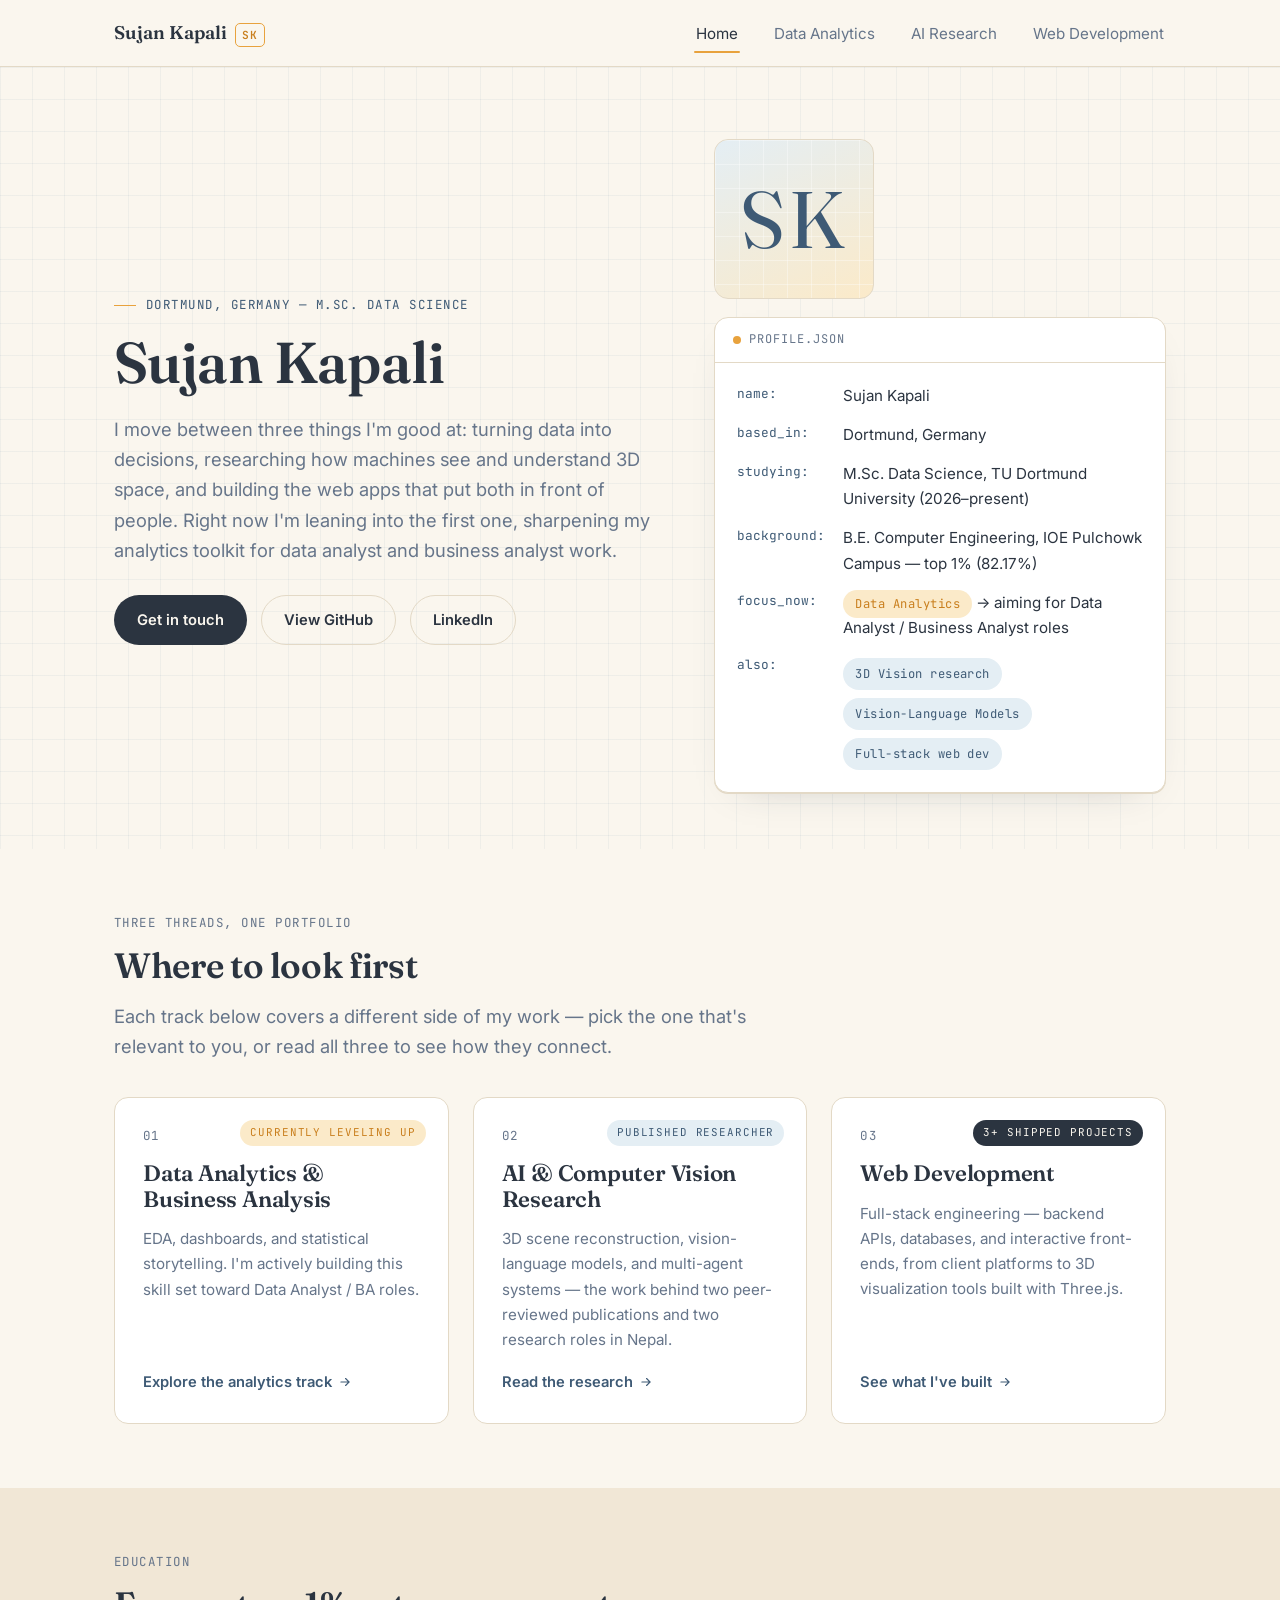
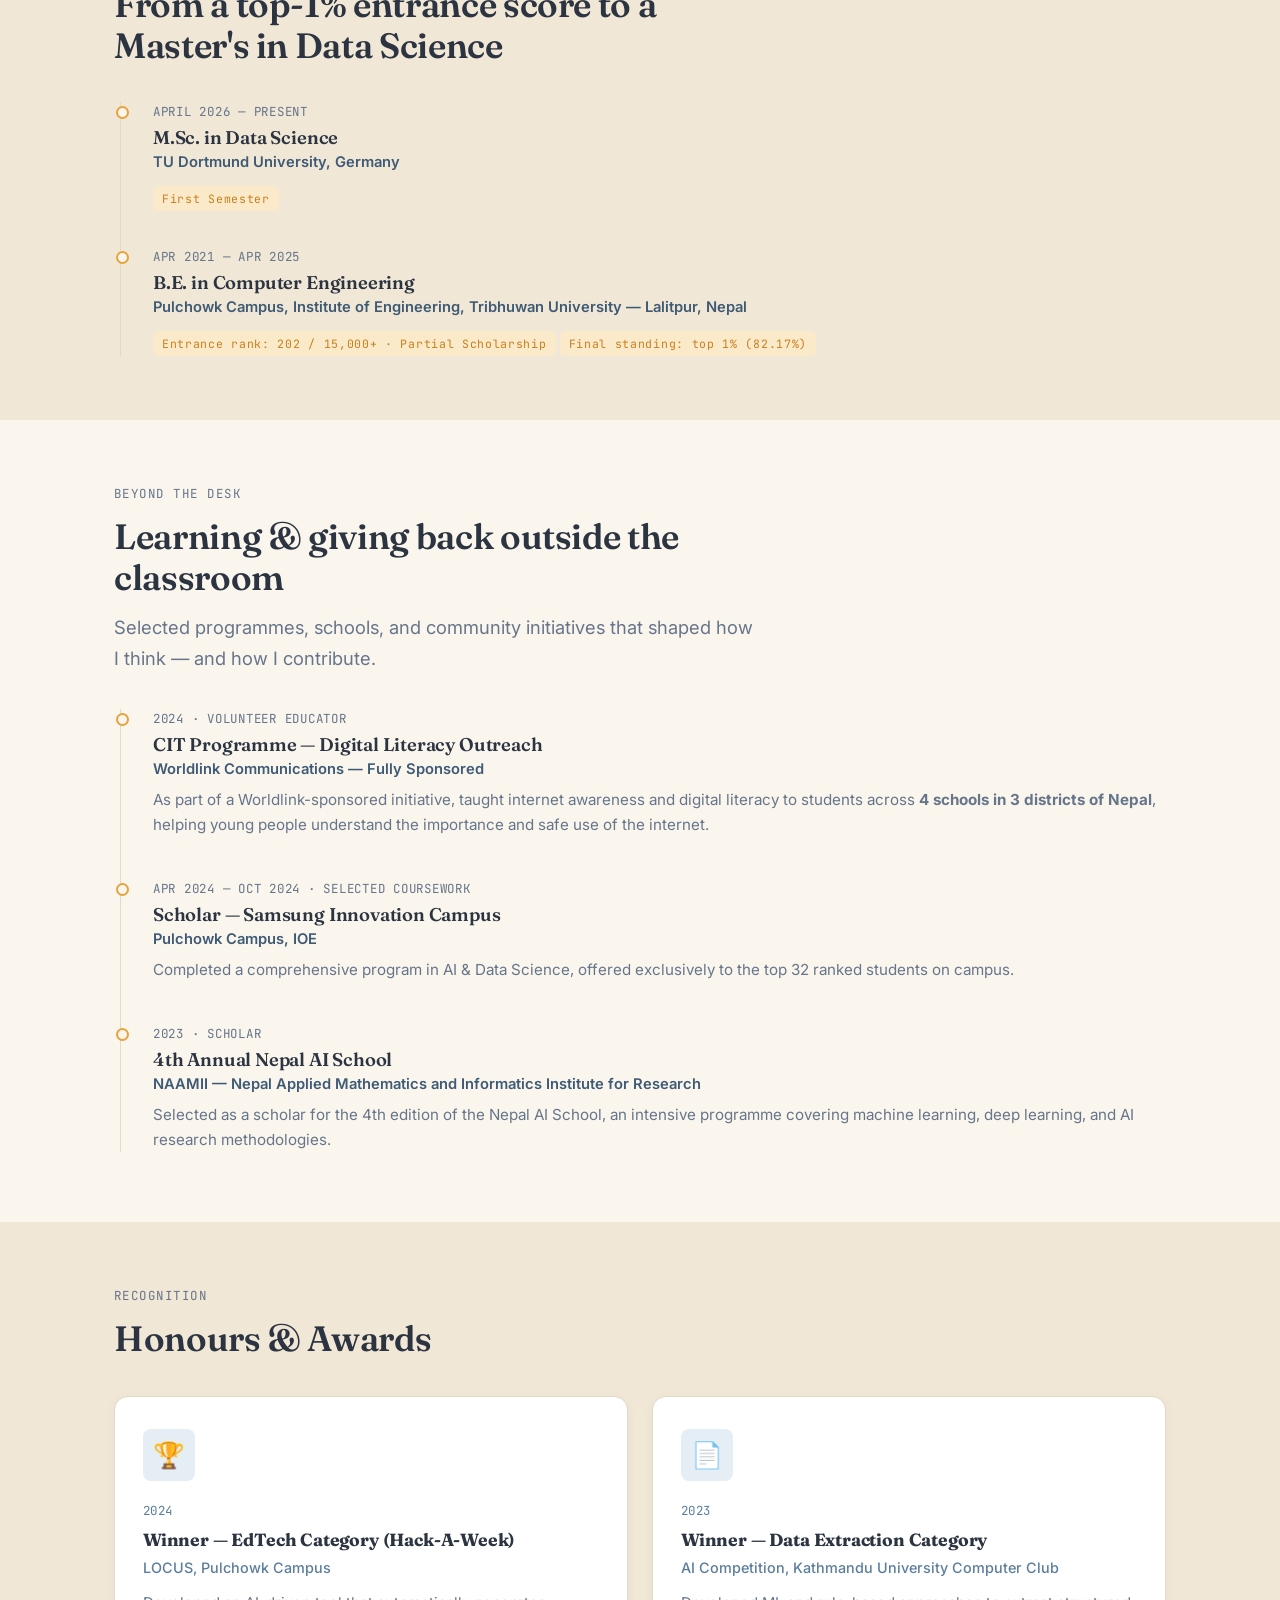
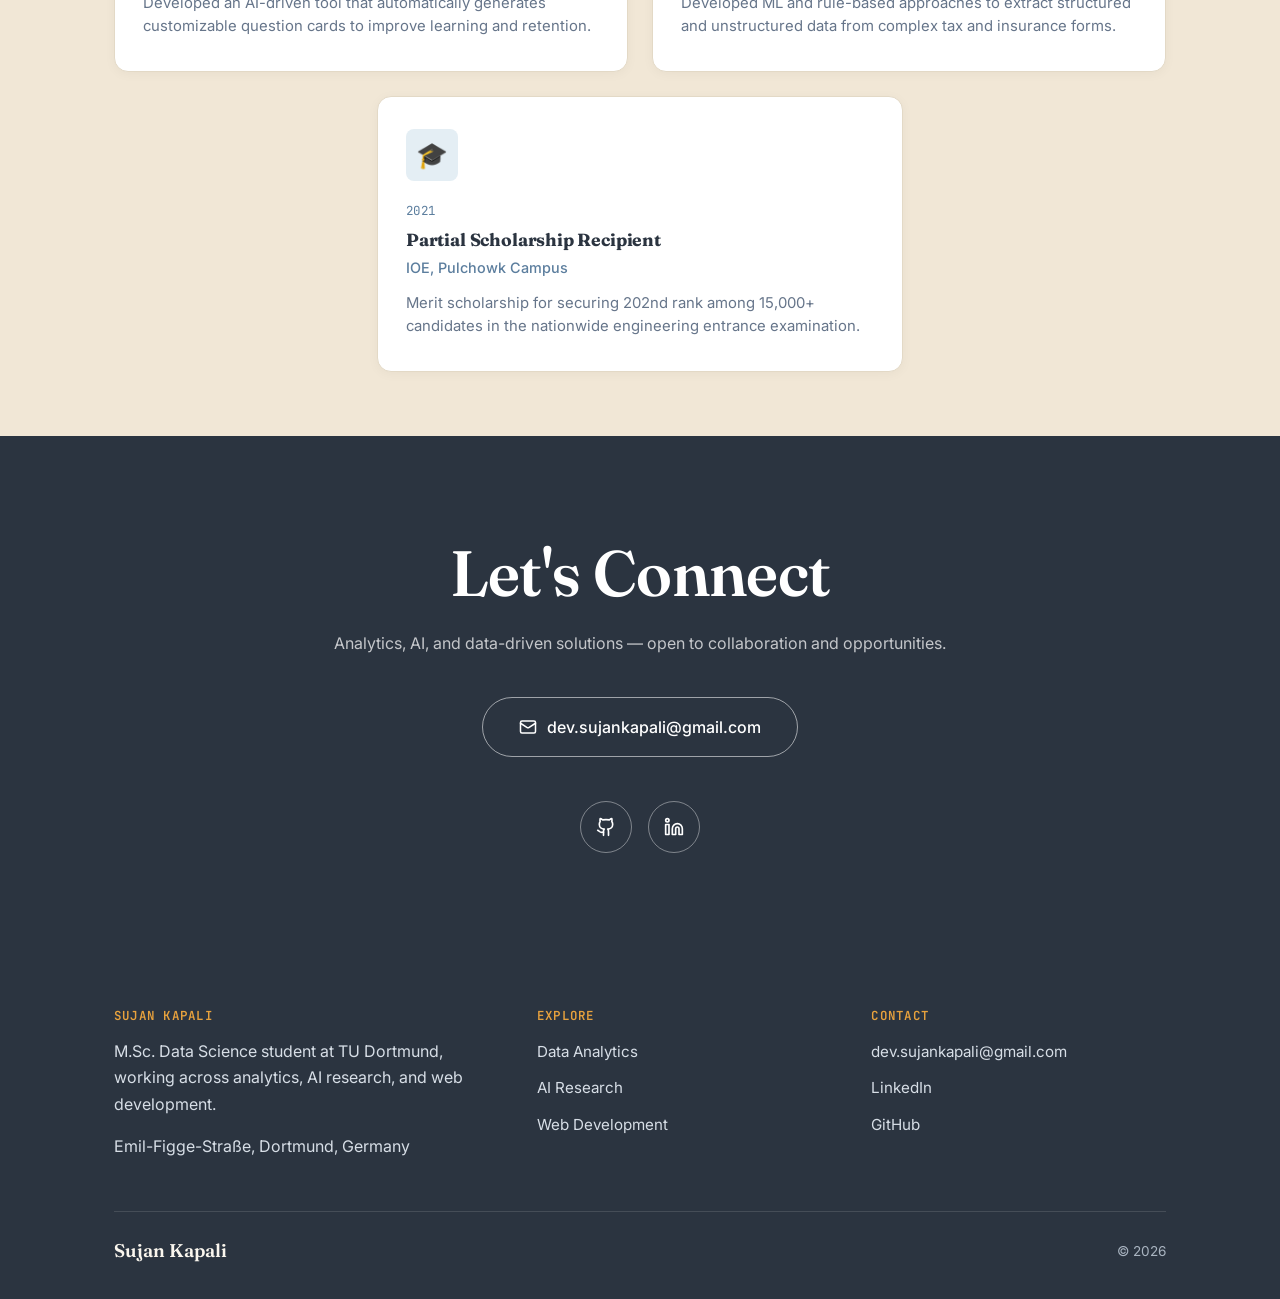
<file: index.html>
<!doctype html>
<html lang="en">
  <head>
    <meta charset="UTF-8" />
    <meta name="viewport" content="width=device-width, initial-scale=1.0" />
    <title>Sujan Kapali — Data Analytics · AI Research · Web Development</title>
    <meta
      name="description"
      content="Portfolio of Sujan Kapali — M.Sc. Data Science student at TU Dortmund, published computer vision researcher, and full-stack web developer, currently building toward data analytics & business analysis."
    />
    <link rel="preconnect" href="https://fonts.googleapis.com" />
    <link rel="preconnect" href="https://fonts.gstatic.com" crossorigin />
    <link
      href="https://fonts.googleapis.com/css2?family=Fraunces:opsz,wght@9..144,400;9..144,500;9..144,600;9..144,700&family=Inter:wght@400;500;600;700&family=JetBrains+Mono:wght@400;500&display=swap"
      rel="stylesheet"
    />
    <link rel="stylesheet" href="styles.css" />
  </head>
  <body>
    <header class="site-header">
      <nav class="site-nav">
        <a href="index.html" class="brand">
          Sujan Kapali <span class="brand-mark">SK</span>
        </a>
        <button
          class="nav-toggle"
          aria-label="Toggle navigation"
          aria-expanded="false"
        >
          <span></span>
        </button>
        <ul class="nav-links">
          <li><a href="index.html" class="active">Home</a></li>
          <li><a href="data-analytics.html">Data Analytics</a></li>
          <li><a href="ai-research.html">AI Research</a></li>
          <li><a href="web-dev.html">Web Development</a></li>
        </ul>
      </nav>
    </header>

    <main>
      <!-- HERO ============================================== -->
      <section class="hero grid-texture">
        <div class="container hero-grid">
          <div>
            <p class="eyebrow">Dortmund, Germany &mdash; M.Sc. Data Science</p>
            <h1>Sujan Kapali</h1>
            <p class="lead">
              I move between three things I'm good at: turning data into
              decisions, researching how machines see and understand 3D space,
              and building the web apps that put both in front of people. Right
              now I'm leaning into the first one, sharpening my analytics
              toolkit for data analyst and business analyst work.
            </p>
            <div class="hero-actions">
              <a class="btn btn-primary" href="mailto:dev.sujankapali@gmail.com"
                >Get in touch</a
              >
              <a
                class="btn btn-ghost"
                href="https://github.com/Sk47R"
                target="_blank"
                rel="noopener"
                >View GitHub</a
              >
              <a
                class="btn btn-ghost"
                href="https://www.linkedin.com/in/sujan-kapali-78064b208"
                target="_blank"
                rel="noopener"
                >LinkedIn</a
              >
            </div>
          </div>

          <div class="reveal">
            <div class="avatar" style="max-width: 160px; margin-bottom: 18px">
              <span>SK</span>
            </div>
            <div class="field-card">
              <div class="field-card-head">
                <span class="field-card-dot"></span> profile.json
              </div>
              <dl>
                <dt>name</dt>
                <dd>Sujan Kapali</dd>

                <dt>based_in</dt>
                <dd>Dortmund, Germany</dd>

                <dt>studying</dt>
                <dd>
                  M.Sc. Data Science, TU Dortmund University
                  (2026&ndash;present)
                </dd>

                <dt>background</dt>
                <dd>
                  B.E. Computer Engineering, IOE Pulchowk Campus &mdash; top 1%
                  (82.17%)
                </dd>

                <dt>focus_now</dt>
                <dd>
                  <span class="tag tag-amber">Data Analytics</span> &rarr;
                  aiming for Data Analyst / Business Analyst roles
                </dd>

                <dt>also</dt>
                <dd>
                  <div class="tag-list">
                    <span class="tag">3D Vision research</span>
                    <span class="tag">Vision-Language Models</span>
                    <span class="tag">Full-stack web dev</span>
                  </div>
                </dd>
              </dl>
            </div>
          </div>
        </div>
      </section>

      <!-- THREE TRACKS ====================================== -->
      <section>
        <div class="container">
          <div class="section-head reveal">
            <p class="section-kicker">Three threads, one portfolio</p>
            <h2 class="section-title">Where to look first</h2>
            <p class="lead">
              Each track below covers a different side of my work &mdash; pick
              the one that's relevant to you, or read all three to see how they
              connect.
            </p>
          </div>

          <div class="track-grid reveal">
            <a class="track-card is-amber" href="data-analytics.html">
              <span class="track-status">Currently leveling up</span>
              <span class="track-index">01</span>
              <h3>Data Analytics &amp; Business Analysis</h3>
              <p>
                EDA, dashboards, and statistical storytelling. I'm actively
                building this skill set toward Data Analyst / BA roles.
              </p>
              <span class="link-arrow">
                Explore the analytics track
                <svg
                  width="14"
                  height="14"
                  viewBox="0 0 24 24"
                  fill="none"
                  stroke="currentColor"
                  stroke-width="2"
                  stroke-linecap="round"
                >
                  <path d="M5 12h14M13 6l6 6-6 6" />
                </svg>
              </span>
            </a>

            <a class="track-card is-blue" href="ai-research.html">
              <span class="track-status">Published researcher</span>
              <span class="track-index">02</span>
              <h3>AI &amp; Computer Vision Research</h3>
              <p>
                3D scene reconstruction, vision-language models, and multi-agent
                systems &mdash; the work behind two peer-reviewed publications
                and two research roles in Nepal.
              </p>
              <span class="link-arrow">
                Read the research
                <svg
                  width="14"
                  height="14"
                  viewBox="0 0 24 24"
                  fill="none"
                  stroke="currentColor"
                  stroke-width="2"
                  stroke-linecap="round"
                >
                  <path d="M5 12h14M13 6l6 6-6 6" />
                </svg>
              </span>
            </a>

            <a class="track-card is-ink" href="web-dev.html">
              <span class="track-status">3+ shipped projects</span>
              <span class="track-index">03</span>
              <h3>Web Development</h3>
              <p>
                Full-stack engineering &mdash; backend APIs, databases, and
                interactive front-ends, from client platforms to 3D
                visualization tools built with Three.js.
              </p>
              <span class="link-arrow">
                See what I've built
                <svg
                  width="14"
                  height="14"
                  viewBox="0 0 24 24"
                  fill="none"
                  stroke="currentColor"
                  stroke-width="2"
                  stroke-linecap="round"
                >
                  <path d="M5 12h14M13 6l6 6-6 6" />
                </svg>
              </span>
            </a>
          </div>
        </div>
      </section>

      <!-- EDUCATION ========================================= -->
      <section class="section-alt">
        <div class="container">
          <div class="section-head reveal">
            <p class="section-kicker">Education</p>
            <h2 class="section-title">
              From a top-1% entrance score to a Master's in Data Science
            </h2>
          </div>

          <ul class="timeline reveal">
            <li>
              <span class="timeline-date">April 2026 &mdash; Present</span>
              <h4>M.Sc. in Data Science</h4>
              <span class="org">TU Dortmund University, Germany</span>
              <span class="highlight-chip">First Semester</span>
            </li>
            <li>
              <span class="timeline-date">Apr 2021 &mdash; Apr 2025</span>
              <h4>B.E. in Computer Engineering</h4>
              <span class="org"
                >Pulchowk Campus, Institute of Engineering, Tribhuwan University
                &mdash; Lalitpur, Nepal</span
              >
              <span class="highlight-chip"
                >Entrance rank: 202 / 15,000+ &middot; Partial Scholarship</span
              >
              <span class="highlight-chip"
                >Final standing: top 1% (82.17%)</span
              >
            </li>
          </ul>
        </div>
      </section>

      <!-- BEYOND THE DESK ==================================== -->
      <section>
        <div class="container">
          <div class="section-head reveal">
            <p class="section-kicker">Beyond the Desk</p>
            <h2 class="section-title">
              Learning &amp; giving back outside the classroom
            </h2>
            <p class="lead">
              Selected programmes, schools, and community initiatives that
              shaped how I think &mdash; and how I contribute.
            </p>
          </div>

          <ul class="timeline reveal">
            <li>
              <span class="timeline-date"
                >2024 &middot; Volunteer Educator</span
              >
              <h4>CIT Programme &mdash; Digital Literacy Outreach</h4>
              <span class="org"
                >Worldlink Communications &mdash; Fully Sponsored</span
              >
              <p>
                As part of a Worldlink-sponsored initiative, taught internet
                awareness and digital literacy to students across
                <strong>4 schools in 3 districts of Nepal</strong>, helping
                young people understand the importance and safe use of the
                internet.
              </p>
            </li>
            <li>
              <span class="timeline-date"
                >Apr 2024 &mdash; Oct 2024 &middot; Selected coursework</span
              >
              <h4>Scholar &mdash; Samsung Innovation Campus</h4>
              <span class="org">Pulchowk Campus, IOE</span>
              <p>
                Completed a comprehensive program in AI &amp; Data Science,
                offered exclusively to the top 32 ranked students on campus.
              </p>
            </li>
            <li>
              <span class="timeline-date">2023 &middot; Scholar</span>
              <h4>4th Annual Nepal AI School</h4>
              <span class="org"
                >NAAMII &mdash; Nepal Applied Mathematics and Informatics
                Institute for Research</span
              >
              <p>
                Selected as a scholar for the 4th edition of the Nepal AI
                School, an intensive programme covering machine learning, deep
                learning, and AI research methodologies.
              </p>
            </li>
          </ul>
        </div>
      </section>

      <!-- HONOURS & AWARDS ==================================== -->
      <section class="section-alt honours-section">
        <div class="container">
          <div class="section-head reveal">
            <p class="section-kicker">Recognition</p>
            <h2 class="section-title">Honours &amp; Awards</h2>
          </div>

          <div class="honours-grid reveal">
            <div class="honour-card">
              <div class="honour-icon">🏆</div>
              <p class="honour-year">2024</p>
              <h4 class="honour-title">
                Winner &mdash; EdTech Category (Hack-A-Week)
              </h4>
              <p class="honour-org">LOCUS, Pulchowk Campus</p>
              <p class="honour-desc">
                Developed an AI-driven tool that automatically generates
                customizable question cards to improve learning and retention.
              </p>
            </div>

            <div class="honour-card">
              <div class="honour-icon">📄</div>
              <p class="honour-year">2023</p>
              <h4 class="honour-title">
                Winner &mdash; Data Extraction Category
              </h4>
              <p class="honour-org">
                AI Competition, Kathmandu University Computer Club
              </p>
              <p class="honour-desc">
                Developed ML and rule-based approaches to extract structured and
                unstructured data from complex tax and insurance forms.
              </p>
            </div>

            <div class="honour-card honour-card--centered">
              <div class="honour-icon">🎓</div>
              <p class="honour-year">2021</p>
              <h4 class="honour-title">Partial Scholarship Recipient</h4>
              <p class="honour-org">IOE, Pulchowk Campus</p>
              <p class="honour-desc">
                Merit scholarship for securing 202nd rank among 15,000+
                candidates in the nationwide engineering entrance examination.
              </p>
            </div>
          </div>
        </div>
      </section>

      <!-- LET'S CONNECT ====================================== -->
      <section class="connect-section">
        <div class="connect-inner reveal">
          <h2 class="connect-title">Let's Connect</h2>
          <p class="connect-sub">
            Analytics, AI, and data-driven solutions — open to collaboration and
            opportunities.
          </p>

          <a href="mailto:dev.sujankapali@gmail.com" class="connect-email">
            <svg
              width="18"
              height="18"
              viewBox="0 0 24 24"
              fill="none"
              stroke="currentColor"
              stroke-width="2"
              stroke-linecap="round"
              stroke-linejoin="round"
            >
              <rect x="2" y="4" width="20" height="16" rx="2" />
              <path d="m22 7-8.97 5.7a1.94 1.94 0 0 1-2.06 0L2 7" />
            </svg>
            dev.sujankapali@gmail.com
          </a>

          <div class="connect-socials">
            <a
              href="https://github.com/Sk47R"
              target="_blank"
              rel="noopener"
              class="connect-social-btn"
              aria-label="GitHub"
            >
              <svg
                width="20"
                height="20"
                viewBox="0 0 24 24"
                fill="none"
                stroke="currentColor"
                stroke-width="2"
                stroke-linecap="round"
                stroke-linejoin="round"
              >
                <path
                  d="M15 22v-4a4.8 4.8 0 0 0-1-3.5c3 0 6-2 6-5.5.08-1.25-.27-2.48-1-3.5.28-1.15.28-2.35 0-3.5 0 0-1 0-3 1.5-2.64-.5-5.36-.5-8 0C6 2 5 2 5 2c-.3 1.15-.3 2.35 0 3.5A5.403 5.403 0 0 0 4 9c0 3.5 3 5.5 6 5.5-.39.49-.68 1.05-.85 1.65-.17.6-.22 1.23-.15 1.85v4"
                />
                <path d="M9 18c-4.51 2-5-2-7-2" />
              </svg>
            </a>
            <a
              href="https://www.linkedin.com/in/sujan-kapali-78064b208"
              target="_blank"
              rel="noopener"
              class="connect-social-btn"
              aria-label="LinkedIn"
            >
              <svg
                width="20"
                height="20"
                viewBox="0 0 24 24"
                fill="none"
                stroke="currentColor"
                stroke-width="2"
                stroke-linecap="round"
                stroke-linejoin="round"
              >
                <path
                  d="M16 8a6 6 0 0 1 6 6v7h-4v-7a2 2 0 0 0-2-2 2 2 0 0 0-2 2v7h-4v-7a6 6 0 0 1 6-6z"
                />
                <rect x="2" y="9" width="4" height="12" />
                <circle cx="4" cy="4" r="2" />
              </svg>
            </a>
          </div>
        </div>
      </section>
    </main>

    <footer class="site-footer" id="contact">
      <div class="container">
        <div class="footer-grid">
          <div>
            <h4>Sujan Kapali</h4>
            <p>
              M.Sc. Data Science student at TU Dortmund, working across
              analytics, AI research, and web development.
            </p>
            <p>Emil-Figge-Stra&szlig;e, Dortmund, Germany</p>
          </div>
          <div>
            <h4>Explore</h4>
            <ul class="footer-links">
              <li><a href="data-analytics.html">Data Analytics</a></li>
              <li><a href="ai-research.html">AI Research</a></li>
              <li><a href="web-dev.html">Web Development</a></li>
            </ul>
          </div>
          <div>
            <h4>Contact</h4>
            <ul class="footer-links">
              <li>
                <a href="mailto:dev.sujankapali@gmail.com"
                  >dev.sujankapali@gmail.com</a
                >
              </li>
              <li>
                <a
                  href="https://www.linkedin.com/in/sujan-kapali-78064b208"
                  target="_blank"
                  rel="noopener"
                  >LinkedIn</a
                >
              </li>
              <li>
                <a
                  href="https://github.com/Sk47R"
                  target="_blank"
                  rel="noopener"
                  >GitHub</a
                >
              </li>
            </ul>
          </div>
        </div>
        <div class="footer-bottom">
          <span class="brand">Sujan Kapali</span>
          <span>&copy; 2026 </span>
        </div>
      </div>
    </footer>

    <script src="script.js"></script>
  </body>
</html>
</file>
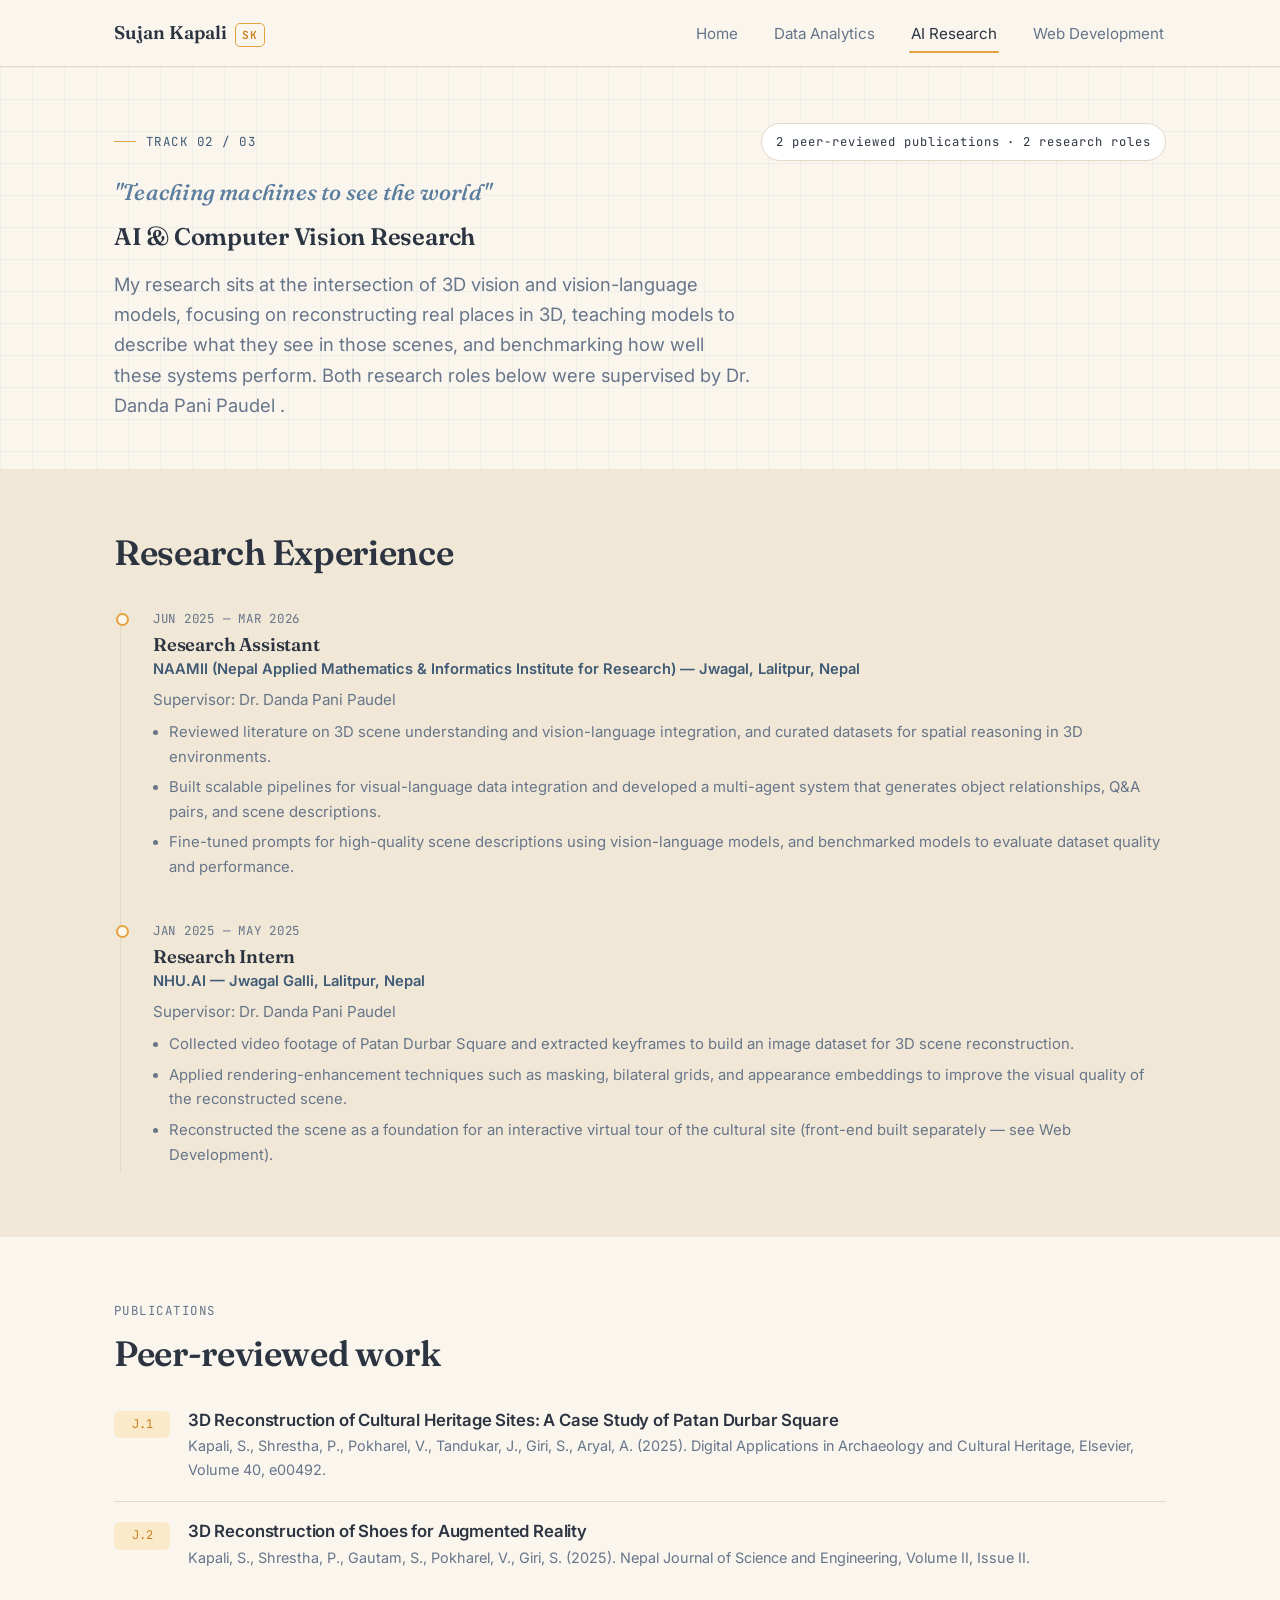
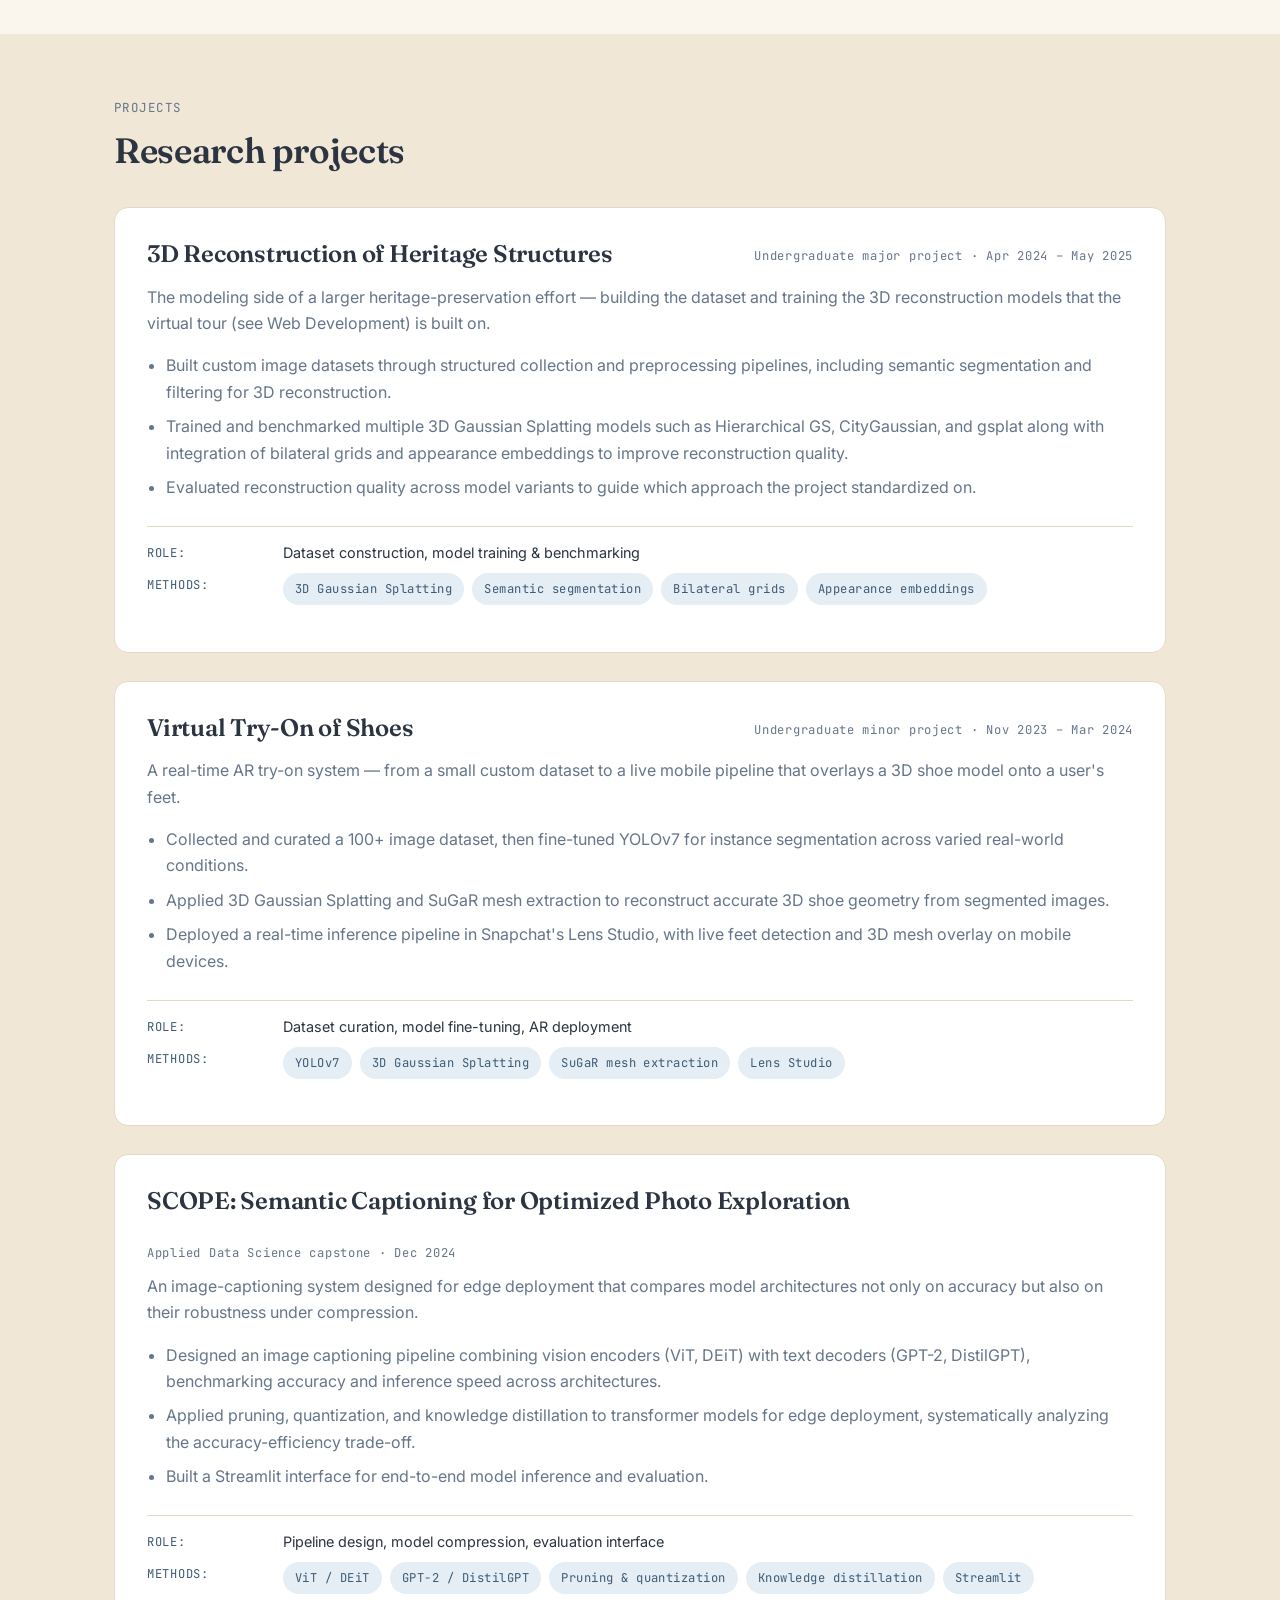
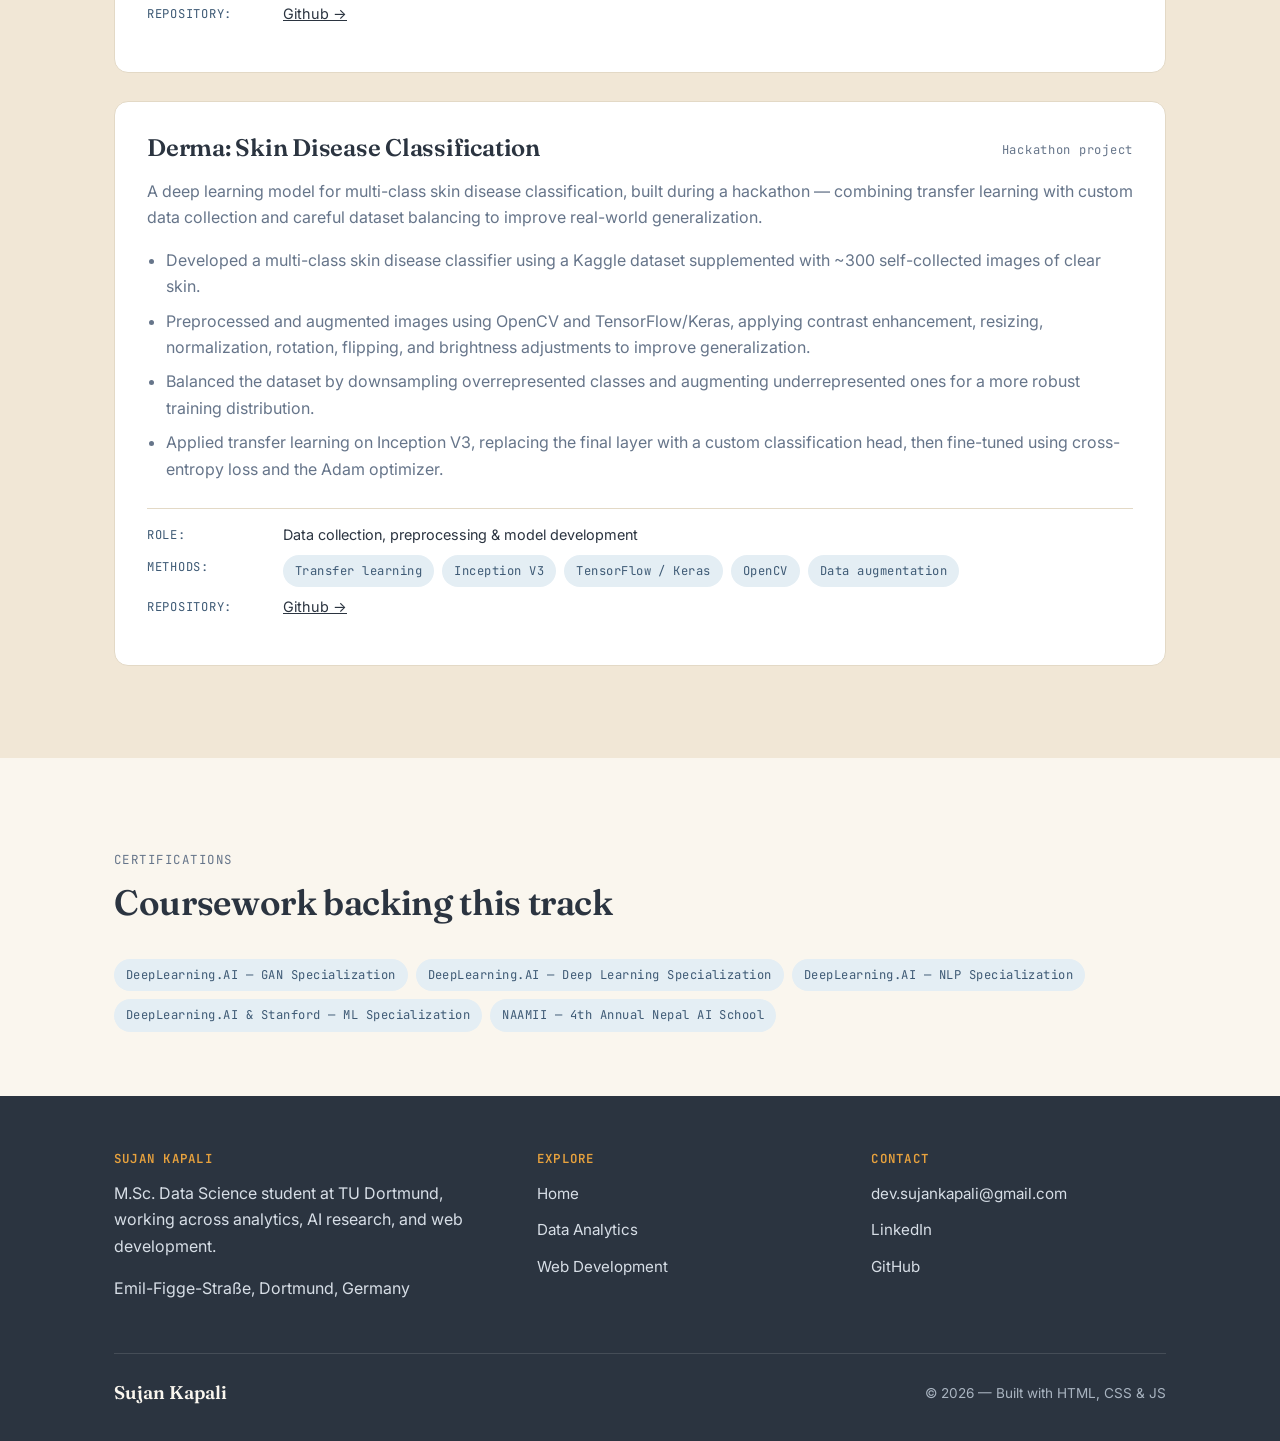
<file: ai-research.html>
<!doctype html>
<html lang="en">
  <head>
    <meta charset="UTF-8" />
    <meta name="viewport" content="width=device-width, initial-scale=1.0" />
    <title>AI &amp; Computer Vision Research — Sujan Kapali</title>
    <meta
      name="description"
      content="Sujan Kapali's research in 3D scene reconstruction, vision-language models, and multimodal AI — including two peer-reviewed publications and research roles at NAAMII and NHU.AI."
    />
    <link rel="preconnect" href="https://fonts.googleapis.com" />
    <link rel="preconnect" href="https://fonts.gstatic.com" crossorigin />
    <link
      href="https://fonts.googleapis.com/css2?family=Fraunces:opsz,wght@9..144,400;9..144,500;9..144,600;9..144,700&family=Inter:wght@400;500;600;700&family=JetBrains+Mono:wght@400;500&display=swap"
      rel="stylesheet"
    />
    <link rel="stylesheet" href="styles.css" />
  </head>
  <body>
    <header class="site-header">
      <nav class="site-nav">
        <a href="index.html" class="brand">
          Sujan Kapali <span class="brand-mark">SK</span>
        </a>
        <button
          class="nav-toggle"
          aria-label="Toggle navigation"
          aria-expanded="false"
        >
          <span></span>
        </button>
        <ul class="nav-links">
          <li><a href="index.html">Home</a></li>
          <li><a href="data-analytics.html">Data Analytics</a></li>
          <li><a href="ai-research.html" class="active">AI Research</a></li>
          <li><a href="web-dev.html">Web Development</a></li>
        </ul>
      </nav>
    </header>

    <main>
      <!-- PAGE HERO ========================================= -->
      <section class="page-hero grid-texture">
        <div class="container">
          <div class="page-hero-top">
            <div>
              <p class="eyebrow">Track 02 / 03</p>
              <p class="hero-catchphrase">
                "Teaching machines to see the world"
              </p>
              <h1>AI &amp; Computer Vision Research</h1>
            </div>
            <span class="track-pill"
              >2 peer-reviewed publications &middot; 2 research roles</span
            >
          </div>
          <p class="lead" style="margin-top: 18px">
            My research sits at the intersection of 3D vision and
            vision-language models, focusing on reconstructing real places in
            3D, teaching models to describe what they see in those scenes, and
            benchmarking how well these systems perform. Both research roles
            below were supervised by
            <a
              href="https://insait.ai/dr-danda-paudel/"
              target="_blank"
              class="lead_re"
              rel="noopener noreferrer"
            >
              Dr. Danda Pani Paudel </a
            >.
          </p>
        </div>
      </section>

      <!-- RESEARCH EXPERIENCE ================================ -->
      <section class="section-alt">
        <div class="container">
          <div class="section-head reveal">
            <!-- <p class="section-kicker">Research experience</p> -->
            <h2 class="section-title">Research Experience</h2>
          </div>

          <ul class="timeline reveal">
            <li>
              <span class="timeline-date">Jun 2025 &mdash; Mar 2026</span>
              <h4>Research Assistant</h4>
              <span class="org"
                >NAAMII (Nepal Applied Mathematics &amp; Informatics Institute
                for Research) &mdash; Jwagal, Lalitpur, Nepal</span
              >
              <p>Supervisor: Dr. Danda Pani Paudel</p>
              <ul class="bullets">
                <li>
                  Reviewed literature on 3D scene understanding and
                  vision-language integration, and curated datasets for spatial
                  reasoning in 3D environments.
                </li>
                <li>
                  Built scalable pipelines for visual-language data integration
                  and developed a multi-agent system that generates object
                  relationships, Q&amp;A pairs, and scene descriptions.
                </li>
                <li>
                  Fine-tuned prompts for high-quality scene descriptions using
                  vision-language models, and benchmarked models to evaluate
                  dataset quality and performance.
                </li>
              </ul>
            </li>
            <li>
              <span class="timeline-date">Jan 2025 &mdash; May 2025</span>
              <h4>Research Intern</h4>
              <span class="org"
                >NHU.AI &mdash; Jwagal Galli, Lalitpur, Nepal</span
              >
              <p>Supervisor: Dr. Danda Pani Paudel</p>
              <ul class="bullets">
                <li>
                  Collected video footage of Patan Durbar Square and extracted
                  keyframes to build an image dataset for 3D scene
                  reconstruction.
                </li>
                <li>
                  Applied rendering-enhancement techniques such as masking,
                  bilateral grids, and appearance embeddings to improve the
                  visual quality of the reconstructed scene.
                </li>
                <li>
                  Reconstructed the scene as a foundation for an interactive
                  virtual tour of the cultural site (front-end built separately
                  &mdash; see Web Development).
                </li>
              </ul>
            </li>
          </ul>
        </div>
      </section>

      <!-- PUBLICATIONS ======================================= -->
      <section>
        <div class="container">
          <div class="section-head reveal">
            <p class="section-kicker">Publications</p>
            <h2 class="section-title">Peer-reviewed work</h2>
          </div>
          <ul class="pub-list reveal">
            <li class="pub-item">
              <span class="pub-tag">J.1</span>
              <div>
                <h4>
                  <a
                    href="https://doi.org/10.1016/j.daach.2025.e00492"
                    target="_blank"
                    rel="noopener noreferrer"
                    class="pub-item_a"
                  >
                    3D Reconstruction of Cultural Heritage Sites: A Case Study
                    of Patan Durbar Square
                  </a>
                </h4>
                <p>
                  Kapali, S., Shrestha, P., Pokharel, V., Tandukar, J., Giri,
                  S., Aryal, A. (2025). Digital Applications in Archaeology and
                  Cultural Heritage, Elsevier, Volume 40, e00492.
                </p>
              </div>
            </li>
            <li class="pub-item">
              <span class="pub-tag">J.2</span>
              <div>
                <h4>
                  <a
                    href="https://nce.edu.np/wp-content/uploads/2025/07/3D-Reconstruction.pdf"
                    target="_blank"
                    rel="noopener noreferrer"
                    class="pub-item_a"
                    >3D Reconstruction of Shoes for Augmented Reality</a
                  >
                </h4>
                <p>
                  Kapali, S., Shrestha, P., Gautam, S., Pokharel, V., Giri, S.
                  (2025). Nepal Journal of Science and Engineering, Volume II,
                  Issue II.
                </p>
              </div>
            </li>
          </ul>
        </div>
      </section>

      <!-- PROJECTS =========================================== -->
      <section class="section-alt">
        <div class="container">
          <div class="section-head reveal">
            <p class="section-kicker">Projects</p>
            <h2 class="section-title">Research projects</h2>
          </div>

          <div class="reveal">
            <article class="project">
              <div class="project-top">
                <div>
                  <h3>3D Reconstruction of Heritage Structures</h3>
                </div>
                <span class="project-meta-date"
                  >Undergraduate major project &middot; Apr 2024 &ndash; May
                  2025</span
                >
              </div>
              <p>
                The modeling side of a larger heritage-preservation effort
                &mdash; building the dataset and training the 3D reconstruction
                models that the virtual tour (see Web Development) is built on.
              </p>
              <ul class="bullets">
                <li>
                  Built custom image datasets through structured collection and
                  preprocessing pipelines, including semantic segmentation and
                  filtering for 3D reconstruction.
                </li>
                <li>
                  Trained and benchmarked multiple 3D Gaussian Splatting models
                  such as Hierarchical GS, CityGaussian, and gsplat along with
                  integration of bilateral grids and appearance embeddings to
                  improve reconstruction quality.
                </li>
                <li>
                  Evaluated reconstruction quality across model variants to
                  guide which approach the project standardized on.
                </li>
              </ul>
              <dl class="project-fields">
                <dt>role</dt>
                <dd>Dataset construction, model training &amp; benchmarking</dd>
                <dt>methods</dt>
                <dd>
                  <div class="tag-list">
                    <span class="tag">3D Gaussian Splatting</span>
                    <span class="tag">Semantic segmentation</span>
                    <span class="tag">Bilateral grids</span>
                    <span class="tag">Appearance embeddings</span>
                  </div>
                </dd>
              </dl>
            </article>

            <article class="project">
              <div class="project-top">
                <div>
                  <h3>Virtual Try-On of Shoes</h3>
                </div>
                <span class="project-meta-date"
                  >Undergraduate minor project &middot; Nov 2023 &ndash; Mar
                  2024</span
                >
              </div>
              <p>
                A real-time AR try-on system &mdash; from a small custom dataset
                to a live mobile pipeline that overlays a 3D shoe model onto a
                user's feet.
              </p>
              <ul class="bullets">
                <li>
                  Collected and curated a 100+ image dataset, then fine-tuned
                  YOLOv7 for instance segmentation across varied real-world
                  conditions.
                </li>
                <li>
                  Applied 3D Gaussian Splatting and SuGaR mesh extraction to
                  reconstruct accurate 3D shoe geometry from segmented images.
                </li>
                <li>
                  Deployed a real-time inference pipeline in Snapchat's Lens
                  Studio, with live feet detection and 3D mesh overlay on mobile
                  devices.
                </li>
              </ul>
              <dl class="project-fields">
                <dt>role</dt>
                <dd>Dataset curation, model fine-tuning, AR deployment</dd>
                <dt>methods</dt>
                <dd>
                  <div class="tag-list">
                    <span class="tag">YOLOv7</span>
                    <span class="tag">3D Gaussian Splatting</span>
                    <span class="tag">SuGaR mesh extraction</span>
                    <span class="tag">Lens Studio</span>
                  </div>
                </dd>
              </dl>
            </article>

            <article class="project">
              <div class="project-top">
                <div>
                  <h3>
                    SCOPE: Semantic Captioning for Optimized Photo Exploration
                  </h3>
                </div>
                <span class="project-meta-date"
                  >Applied Data Science capstone &middot; Dec 2024</span
                >
              </div>
              <p>
                An image-captioning system designed for edge deployment that
                compares model architectures not only on accuracy but also on
                their robustness under compression.
              </p>
              <ul class="bullets">
                <li>
                  Designed an image captioning pipeline combining vision
                  encoders (ViT, DEiT) with text decoders (GPT-2, DistilGPT),
                  benchmarking accuracy and inference speed across
                  architectures.
                </li>
                <li>
                  Applied pruning, quantization, and knowledge distillation to
                  transformer models for edge deployment, systematically
                  analyzing the accuracy-efficiency trade-off.
                </li>
                <li>
                  Built a Streamlit interface for end-to-end model inference and
                  evaluation.
                </li>
              </ul>
              <dl class="project-fields">
                <dt>role</dt>
                <dd>
                  Pipeline design, model compression, evaluation interface
                </dd>
                <dt>methods</dt>
                <dd>
                  <div class="tag-list">
                    <span class="tag">ViT / DEiT</span>
                    <span class="tag">GPT-2 / DistilGPT</span>
                    <span class="tag">Pruning &amp; quantization</span>
                    <span class="tag">Knowledge distillation</span>
                    <span class="tag">Streamlit</span>
                  </div>
                </dd>

                <dt>repository</dt>
                <dd>
                  <a
                    href="https://github.com/Sk47R/scope"
                    target="_blank"
                    rel="noopener"
                    >Github &rarr;</a
                  >
                </dd>
              </dl>
            </article>

            <article class="project">
              <div class="project-top">
                <div>
                  <h3>Derma: Skin Disease Classification</h3>
                </div>
                <span class="project-meta-date">Hackathon project</span>
              </div>
              <p>
                A deep learning model for multi-class skin disease
                classification, built during a hackathon &mdash; combining
                transfer learning with custom data collection and careful
                dataset balancing to improve real-world generalization.
              </p>
              <ul class="bullets">
                <li>
                  Developed a multi-class skin disease classifier using a Kaggle
                  dataset supplemented with ~300 self-collected images of clear
                  skin.
                </li>
                <li>
                  Preprocessed and augmented images using OpenCV and
                  TensorFlow/Keras, applying contrast enhancement, resizing,
                  normalization, rotation, flipping, and brightness adjustments
                  to improve generalization.
                </li>
                <li>
                  Balanced the dataset by downsampling overrepresented classes
                  and augmenting underrepresented ones for a more robust
                  training distribution.
                </li>
                <li>
                  Applied transfer learning on Inception V3, replacing the final
                  layer with a custom classification head, then fine-tuned using
                  cross-entropy loss and the Adam optimizer.
                </li>
              </ul>
              <dl class="project-fields">
                <dt>role</dt>
                <dd>Data collection, preprocessing &amp; model development</dd>
                <dt>methods</dt>
                <dd>
                  <div class="tag-list">
                    <span class="tag">Transfer learning</span>
                    <span class="tag">Inception V3</span>
                    <span class="tag">TensorFlow / Keras</span>
                    <span class="tag">OpenCV</span>
                    <span class="tag">Data augmentation</span>
                  </div>
                </dd>
                <dt>repository</dt>
                <dd>
                  <a
                    href="https://github.com/Sk47R/derma"
                    target="_blank"
                    rel="noopener"
                    >Github &rarr;</a
                  >
                </dd>
              </dl>
            </article>
          </div>
        </div>
      </section>

      <!-- AWARD & CERTS ====================================== -->
      <section>
        <div class="container">
          <div class="section-head reveal" style="margin-top: 28px">
            <p class="section-kicker">Certifications</p>
            <h2 class="section-title">Coursework backing this track</h2>
          </div>
          <div class="tag-list reveal">
            <span class="tag">DeepLearning.AI &mdash; GAN Specialization</span>
            <span class="tag"
              >DeepLearning.AI &mdash; Deep Learning Specialization</span
            >
            <span class="tag">DeepLearning.AI &mdash; NLP Specialization</span>
            <span class="tag"
              >DeepLearning.AI &amp; Stanford &mdash; ML Specialization</span
            >
            <span class="tag">NAAMII &mdash; 4th Annual Nepal AI School</span>
          </div>
        </div>
      </section>
    </main>

    <footer class="site-footer" id="contact">
      <div class="container">
        <div class="footer-grid">
          <div>
            <h4>Sujan Kapali</h4>
            <p>
              M.Sc. Data Science student at TU Dortmund, working across
              analytics, AI research, and web development.
            </p>
            <p>Emil-Figge-Stra&szlig;e, Dortmund, Germany</p>
          </div>
          <div>
            <h4>Explore</h4>
            <ul class="footer-links">
              <li><a href="index.html">Home</a></li>
              <li><a href="data-analytics.html">Data Analytics</a></li>
              <li><a href="web-dev.html">Web Development</a></li>
            </ul>
          </div>
          <div>
            <h4>Contact</h4>
            <ul class="footer-links">
              <li>
                <a href="mailto:dev.sujankapali@gmail.com"
                  >dev.sujankapali@gmail.com</a
                >
              </li>
              <li>
                <a
                  href="https://www.linkedin.com/in/sujan-kapali-78064b208"
                  target="_blank"
                  rel="noopener"
                  >LinkedIn</a
                >
              </li>
              <li>
                <a
                  href="https://github.com/Sk47R"
                  target="_blank"
                  rel="noopener"
                  >GitHub</a
                >
              </li>
            </ul>
          </div>
        </div>
        <div class="footer-bottom">
          <span class="brand">Sujan Kapali</span>
          <span>&copy; 2026 &mdash; Built with HTML, CSS &amp; JS</span>
        </div>
      </div>
    </footer>

    <script src="script.js"></script>
  </body>
</html>
</file>
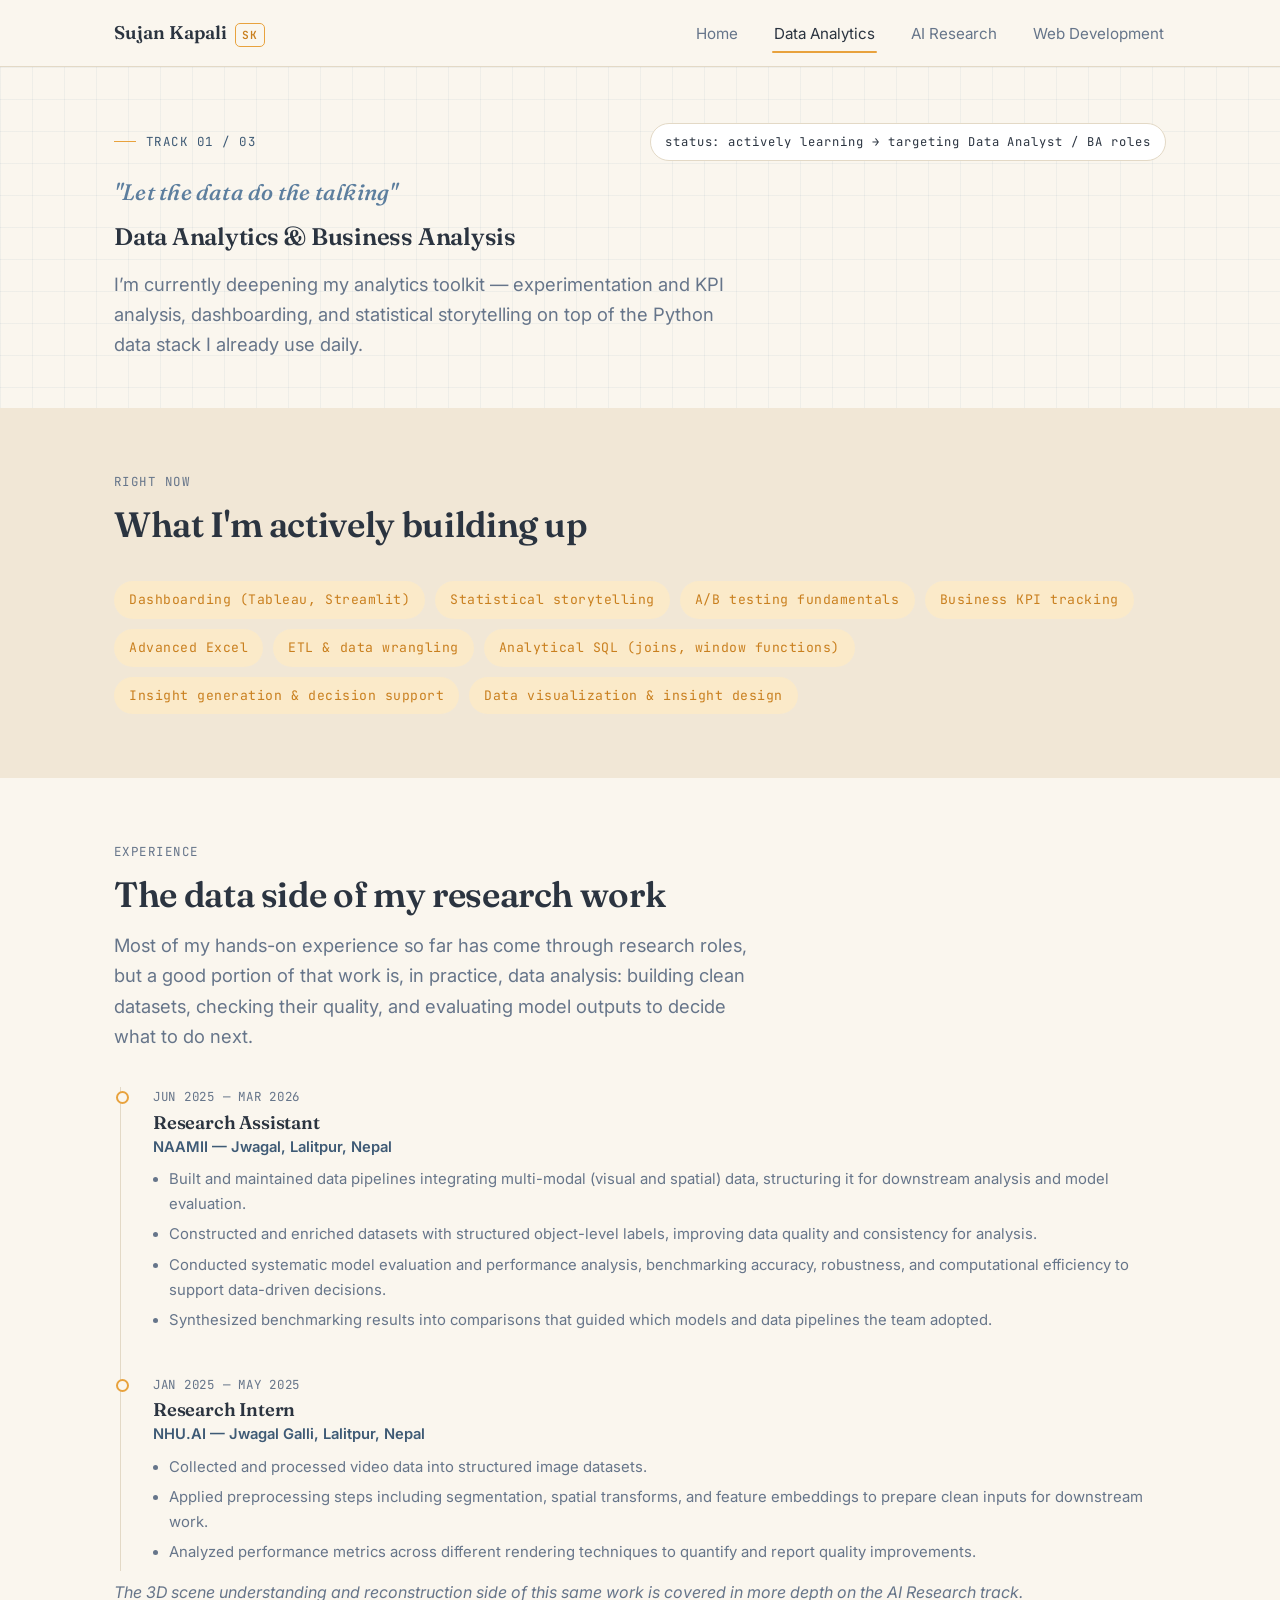
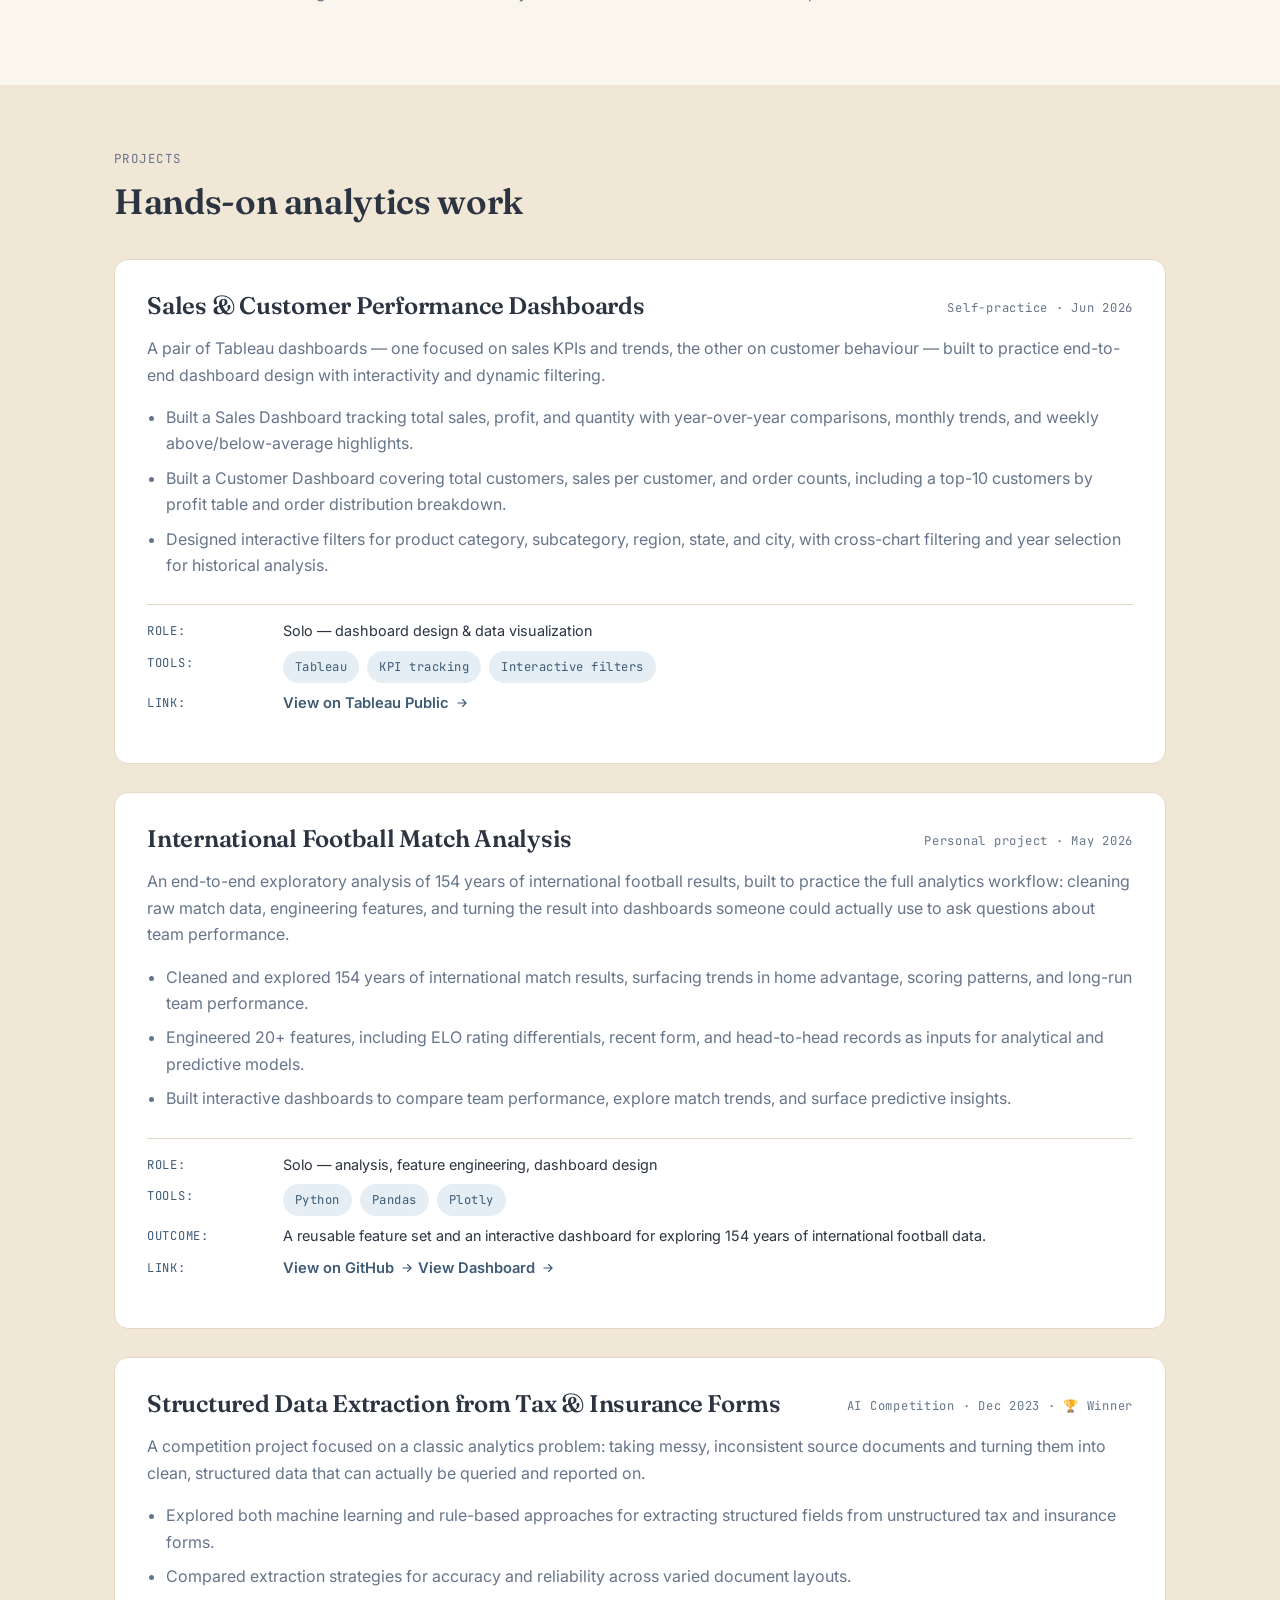
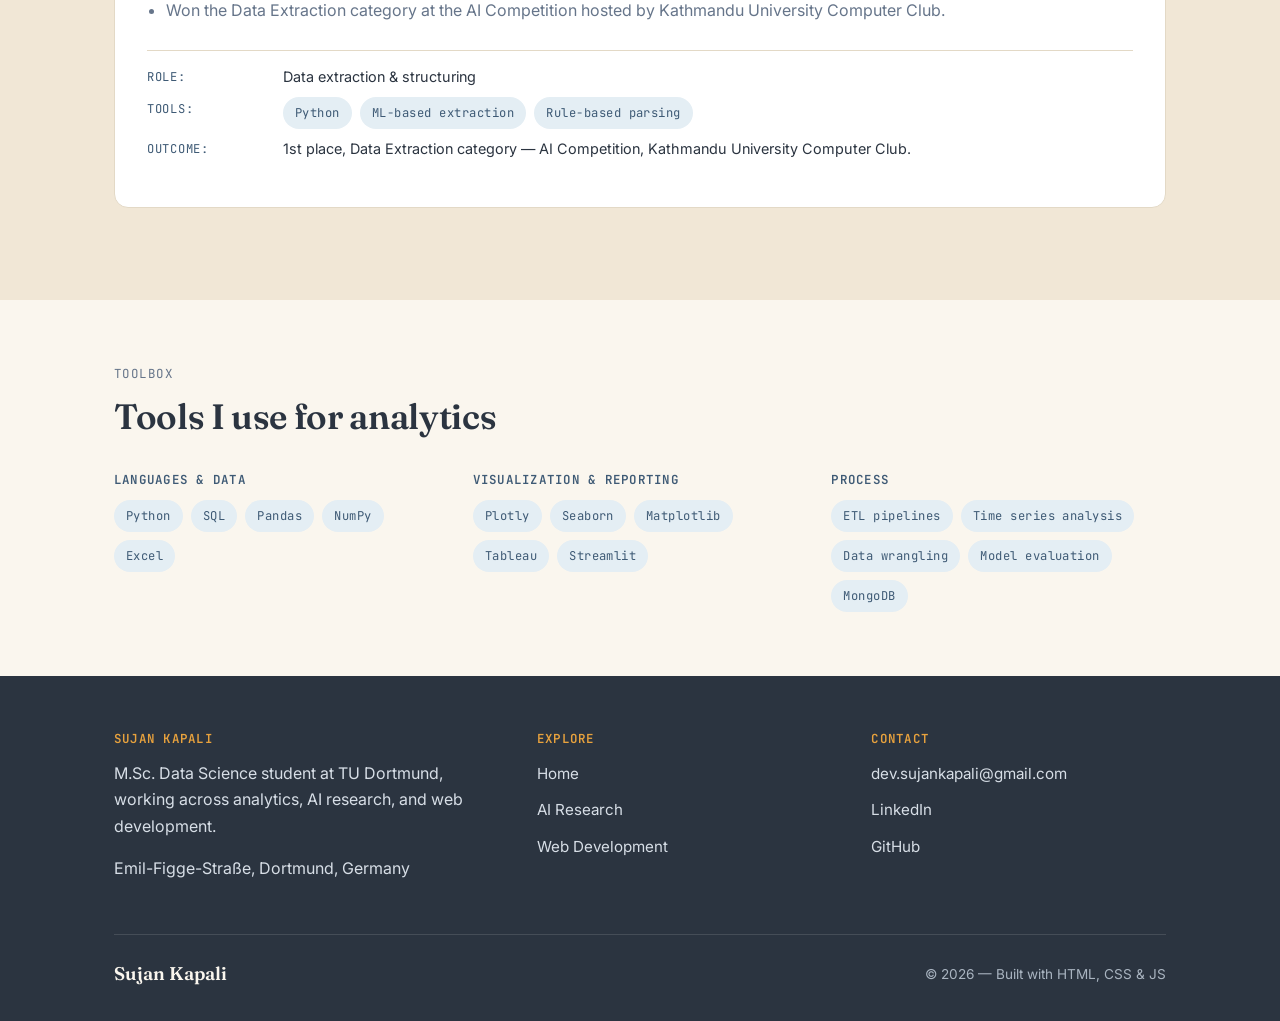
<file: data-analytics.html>
<!doctype html>
<html lang="en">
  <head>
    <meta charset="UTF-8" />
    <meta name="viewport" content="width=device-width, initial-scale=1.0" />
    <title>Data Analytics &amp; Business Analysis — Sujan Kapali</title>
    <meta
      name="description"
      content="Sujan Kapali's data analytics work and learning journey toward Data Analyst / Business Analyst roles — football match analytics, dashboards, and applied analytics in AI research."
    />
    <link rel="preconnect" href="https://fonts.googleapis.com" />
    <link rel="preconnect" href="https://fonts.gstatic.com" crossorigin />
    <link
      href="https://fonts.googleapis.com/css2?family=Fraunces:opsz,wght@9..144,400;9..144,500;9..144,600;9..144,700&family=Inter:wght@400;500;600;700&family=JetBrains+Mono:wght@400;500&display=swap"
      rel="stylesheet"
    />
    <link rel="stylesheet" href="styles.css" />
  </head>
  <body>
    <header class="site-header">
      <nav class="site-nav">
        <a href="index.html" class="brand">
          Sujan Kapali <span class="brand-mark">SK</span>
        </a>
        <button
          class="nav-toggle"
          aria-label="Toggle navigation"
          aria-expanded="false"
        >
          <span></span>
        </button>
        <ul class="nav-links">
          <li><a href="index.html">Home</a></li>
          <li>
            <a href="data-analytics.html" class="active">Data Analytics</a>
          </li>
          <li><a href="ai-research.html">AI Research</a></li>
          <li><a href="web-dev.html">Web Development</a></li>
        </ul>
      </nav>
    </header>

    <main>
      <!-- PAGE HERO ========================================= -->
      <section class="page-hero grid-texture">
        <div class="container">
          <div class="page-hero-top">
            <div>
              <p class="eyebrow">Track 01 / 03</p>
              <p class="hero-catchphrase">"Let the data do the talking"</p>
              <h1>Data Analytics &amp; Business Analysis</h1>
            </div>
            <span class="track-pill"
              >status: actively learning &rarr; targeting Data Analyst / BA
              roles</span
            >
          </div>
          <p class="lead" style="margin-top: 18px">
            I’m currently deepening my analytics toolkit — experimentation and
            KPI analysis, dashboarding, and statistical storytelling on top of
            the Python data stack I already use daily.
          </p>
        </div>
      </section>

      <!-- CURRENTLY LEARNING ================================ -->
      <section class="section-alt">
        <div class="container">
          <div class="section-head reveal">
            <p class="section-kicker">Right now</p>
            <h2 class="section-title">What I'm actively building up</h2>
          </div>
          <div class="learning-strip reveal">
            <span class="tag tag-amber">Dashboarding (Tableau, Streamlit)</span>
            <span class="tag tag-amber">Statistical storytelling</span>
            <span class="tag tag-amber">A/B testing fundamentals</span>
            <span class="tag tag-amber">Business KPI tracking</span>
            <span class="tag tag-amber">Advanced Excel</span>
            <span class="tag tag-amber">ETL & data wrangling</span>
            <span class="tag tag-amber"
              >Analytical SQL (joins, window functions)</span
            >
            <span class="tag tag-amber"
              >Insight generation & decision support</span
            >
            <span class="tag tag-amber"
              >Data visualization & insight design</span
            >
          </div>
        </div>
      </section>

      <!-- EXPERIENCE (analytics-framed) ====================== -->
      <section>
        <div class="container">
          <div class="section-head reveal">
            <p class="section-kicker">Experience</p>
            <h2 class="section-title">The data side of my research work</h2>
            <p class="lead">
              Most of my hands-on experience so far has come through research
              roles, but a good portion of that work is, in practice, data
              analysis: building clean datasets, checking their quality, and
              evaluating model outputs to decide what to do next.
            </p>
          </div>

          <ul class="timeline reveal">
            <li>
              <span class="timeline-date">Jun 2025 &mdash; Mar 2026</span>
              <h4>Research Assistant</h4>
              <span class="org">NAAMII &mdash; Jwagal, Lalitpur, Nepal</span>
              <ul class="bullets">
                <li>
                  Built and maintained data pipelines integrating multi-modal
                  (visual and spatial) data, structuring it for downstream
                  analysis and model evaluation.
                </li>
                <li>
                  Constructed and enriched datasets with structured object-level
                  labels, improving data quality and consistency for analysis.
                </li>
                <li>
                  Conducted systematic model evaluation and performance
                  analysis, benchmarking accuracy, robustness, and computational
                  efficiency to support data-driven decisions.
                </li>
                <li>
                  Synthesized benchmarking results into comparisons that guided
                  which models and data pipelines the team adopted.
                </li>
              </ul>
            </li>
            <li>
              <span class="timeline-date">Jan 2025 &mdash; May 2025</span>
              <h4>Research Intern</h4>
              <span class="org"
                >NHU.AI &mdash; Jwagal Galli, Lalitpur, Nepal</span
              >
              <ul class="bullets">
                <li>
                  Collected and processed video data into structured image
                  datasets.
                </li>
                <li>
                  Applied preprocessing steps including segmentation, spatial
                  transforms, and feature embeddings to prepare clean inputs for
                  downstream work.
                </li>
                <li>
                  Analyzed performance metrics across different rendering
                  techniques to quantify and report quality improvements.
                </li>
              </ul>
            </li>
          </ul>

          <p
            class="reveal"
            style="margin-top: 8px; color: var(--color-ink-soft)"
          >
            <em
              >The 3D scene understanding and reconstruction side of this same
              work is covered in more depth on the AI Research track.</em
            >
          </p>
        </div>
      </section>

      <!-- PROJECTS =========================================== -->
      <section class="section-alt">
        <div class="container">
          <div class="section-head reveal">
            <p class="section-kicker">Projects</p>
            <h2 class="section-title">Hands-on analytics work</h2>
          </div>

          <div class="reveal">
            <article class="project">
              <div class="project-top">
                <div>
                  <h3>Sales &amp; Customer Performance Dashboards</h3>
                </div>
                <span class="project-meta-date"
                  >Self-practice &middot; Jun 2026</span
                >
              </div>
              <p>
                A pair of Tableau dashboards &mdash; one focused on sales KPIs
                and trends, the other on customer behaviour &mdash; built to
                practice end-to-end dashboard design with interactivity and
                dynamic filtering.
              </p>
              <ul class="bullets">
                <li>
                  Built a Sales Dashboard tracking total sales, profit, and
                  quantity with year-over-year comparisons, monthly trends, and
                  weekly above/below-average highlights.
                </li>
                <li>
                  Built a Customer Dashboard covering total customers, sales per
                  customer, and order counts, including a top-10 customers by
                  profit table and order distribution breakdown.
                </li>
                <li>
                  Designed interactive filters for product category,
                  subcategory, region, state, and city, with cross-chart
                  filtering and year selection for historical analysis.
                </li>
              </ul>
              <dl class="project-fields">
                <dt>role</dt>
                <dd>Solo &mdash; dashboard design &amp; data visualization</dd>
                <dt>tools</dt>
                <dd>
                  <div class="tag-list">
                    <span class="tag">Tableau</span>
                    <span class="tag">KPI tracking</span>
                    <span class="tag">Interactive filters</span>
                  </div>
                </dd>
                <dt>link</dt>
                <dd>
                  <a
                    class="link-arrow"
                    href="https://public.tableau.com/views/Book1_17813506928180/SalesDashboard?:language=en-GB&amp;publish=yes&amp;:sid=&amp;:redirect=auth&amp;:display_count=n&amp;:origin=viz_share_link"
                    target="_blank"
                    rel="noopener"
                    >View on Tableau Public
                    <svg
                      width="14"
                      height="14"
                      viewBox="0 0 24 24"
                      fill="none"
                      stroke="currentColor"
                      stroke-width="2"
                      stroke-linecap="round"
                    >
                      <path d="M5 12h14M13 6l6 6-6 6" />
                    </svg>
                  </a>
                </dd>
              </dl>
            </article>
            <article class="project">
              <div class="project-top">
                <div>
                  <h3>International Football Match Analysis</h3>
                </div>
                <span class="project-meta-date"
                  >Personal project &middot; May 2026</span
                >
              </div>
              <p>
                An end-to-end exploratory analysis of 154 years of international
                football results, built to practice the full analytics workflow:
                cleaning raw match data, engineering features, and turning the
                result into dashboards someone could actually use to ask
                questions about team performance.
              </p>
              <ul class="bullets">
                <li>
                  Cleaned and explored 154 years of international match results,
                  surfacing trends in home advantage, scoring patterns, and
                  long-run team performance.
                </li>
                <li>
                  Engineered 20+ features, including ELO rating differentials,
                  recent form, and head-to-head records as inputs for analytical
                  and predictive models.
                </li>
                <li>
                  Built interactive dashboards to compare team performance,
                  explore match trends, and surface predictive insights.
                </li>
              </ul>
              <dl class="project-fields">
                <dt>role</dt>
                <dd>
                  Solo &mdash; analysis, feature engineering, dashboard design
                </dd>
                <dt>tools</dt>
                <dd>
                  <div class="tag-list">
                    <span class="tag">Python</span>
                    <span class="tag">Pandas</span>
                    <span class="tag">Plotly</span>
                  </div>
                </dd>
                <dt>outcome</dt>
                <dd>
                  A reusable feature set and an interactive dashboard for
                  exploring 154 years of international football data.
                </dd>
                <dt>link</dt>
                <dd>
                  <a
                    class="link-arrow"
                    href="https://github.com/Sk47R/International_Football_Match_Analysis"
                    target="_blank"
                    rel="noopener"
                    >View on GitHub
                    <svg
                      width="14"
                      height="14"
                      viewBox="0 0 24 24"
                      fill="none"
                      stroke="currentColor"
                      stroke-width="2"
                      stroke-linecap="round"
                    >
                      <path d="M5 12h14M13 6l6 6-6 6" />
                    </svg>
                  </a>

                  <a
                    class="link-arrow"
                    href="https://football-data-visualization-dashboard.streamlit.app"
                    target="_blank"
                    rel="noopener"
                    >View Dashboard
                    <svg
                      width="14"
                      height="14"
                      viewBox="0 0 24 24"
                      fill="none"
                      stroke="currentColor"
                      stroke-width="2"
                      stroke-linecap="round"
                    >
                      <path d="M5 12h14M13 6l6 6-6 6" />
                    </svg>
                  </a>
                </dd>
              </dl>
            </article>

            <article class="project">
              <div class="project-top">
                <div>
                  <h3>
                    Structured Data Extraction from Tax &amp; Insurance Forms
                  </h3>
                </div>
                <span class="project-meta-date"
                  >AI Competition &middot; Dec 2023 &middot; 🏆 Winner</span
                >
              </div>
              <p>
                A competition project focused on a classic analytics problem:
                taking messy, inconsistent source documents and turning them
                into clean, structured data that can actually be queried and
                reported on.
              </p>
              <ul class="bullets">
                <li>
                  Explored both machine learning and rule-based approaches for
                  extracting structured fields from unstructured tax and
                  insurance forms.
                </li>
                <li>
                  Compared extraction strategies for accuracy and reliability
                  across varied document layouts.
                </li>
                <li>
                  Won the Data Extraction category at the AI Competition hosted
                  by Kathmandu University Computer Club.
                </li>
              </ul>
              <dl class="project-fields">
                <dt>role</dt>
                <dd>Data extraction &amp; structuring</dd>
                <dt>tools</dt>
                <dd>
                  <div class="tag-list">
                    <span class="tag">Python</span>
                    <span class="tag">ML-based extraction</span>
                    <span class="tag">Rule-based parsing</span>
                  </div>
                </dd>
                <dt>outcome</dt>
                <dd>
                  1st place, Data Extraction category &mdash; AI Competition,
                  Kathmandu University Computer Club.
                </dd>
              </dl>
            </article>
          </div>
        </div>
      </section>

      <!-- TOOLBOX ============================================ -->
      <section>
        <div class="container">
          <div class="section-head reveal">
            <p class="section-kicker">Toolbox</p>
            <h2 class="section-title">Tools I use for analytics</h2>
          </div>
          <div class="skills-grid reveal">
            <div class="skill-group">
              <h4>Languages &amp; data</h4>
              <div class="tag-list">
                <span class="tag">Python</span>
                <span class="tag">SQL</span>
                <span class="tag">Pandas</span>
                <span class="tag">NumPy</span>
                <span class="tag">Excel</span>
              </div>
            </div>
            <div class="skill-group">
              <h4>Visualization &amp; reporting</h4>
              <div class="tag-list">
                <span class="tag">Plotly</span>
                <span class="tag">Seaborn</span>
                <span class="tag">Matplotlib</span>
                <span class="tag">Tableau</span>
                <span class="tag">Streamlit</span>
              </div>
            </div>
            <div class="skill-group">
              <h4>Process</h4>
              <div class="tag-list">
                <span class="tag">ETL pipelines</span>
                <span class="tag">Time series analysis</span>
                <span class="tag">Data wrangling</span>
                <span class="tag">Model evaluation</span>
                <span class="tag">MongoDB</span>
              </div>
            </div>
          </div>
        </div>
      </section>
    </main>

    <footer class="site-footer" id="contact">
      <div class="container">
        <div class="footer-grid">
          <div>
            <h4>Sujan Kapali</h4>
            <p>
              M.Sc. Data Science student at TU Dortmund, working across
              analytics, AI research, and web development.
            </p>
            <p>Emil-Figge-Stra&szlig;e, Dortmund, Germany</p>
          </div>
          <div>
            <h4>Explore</h4>
            <ul class="footer-links">
              <li><a href="index.html">Home</a></li>
              <li><a href="ai-research.html">AI Research</a></li>
              <li><a href="web-dev.html">Web Development</a></li>
            </ul>
          </div>
          <div>
            <h4>Contact</h4>
            <ul class="footer-links">
              <li>
                <a href="mailto:dev.sujankapali@gmail.com"
                  >dev.sujankapali@gmail.com</a
                >
              </li>
              <li>
                <a
                  href="https://www.linkedin.com/in/sujan-kapali-78064b208"
                  target="_blank"
                  rel="noopener"
                  >LinkedIn</a
                >
              </li>
              <li>
                <a
                  href="https://github.com/Sk47R"
                  target="_blank"
                  rel="noopener"
                  >GitHub</a
                >
              </li>
            </ul>
          </div>
        </div>
        <div class="footer-bottom">
          <span class="brand">Sujan Kapali</span>
          <span>&copy; 2026 &mdash; Built with HTML, CSS &amp; JS</span>
        </div>
      </div>
    </footer>

    <script src="script.js"></script>
  </body>
</html>
</file>
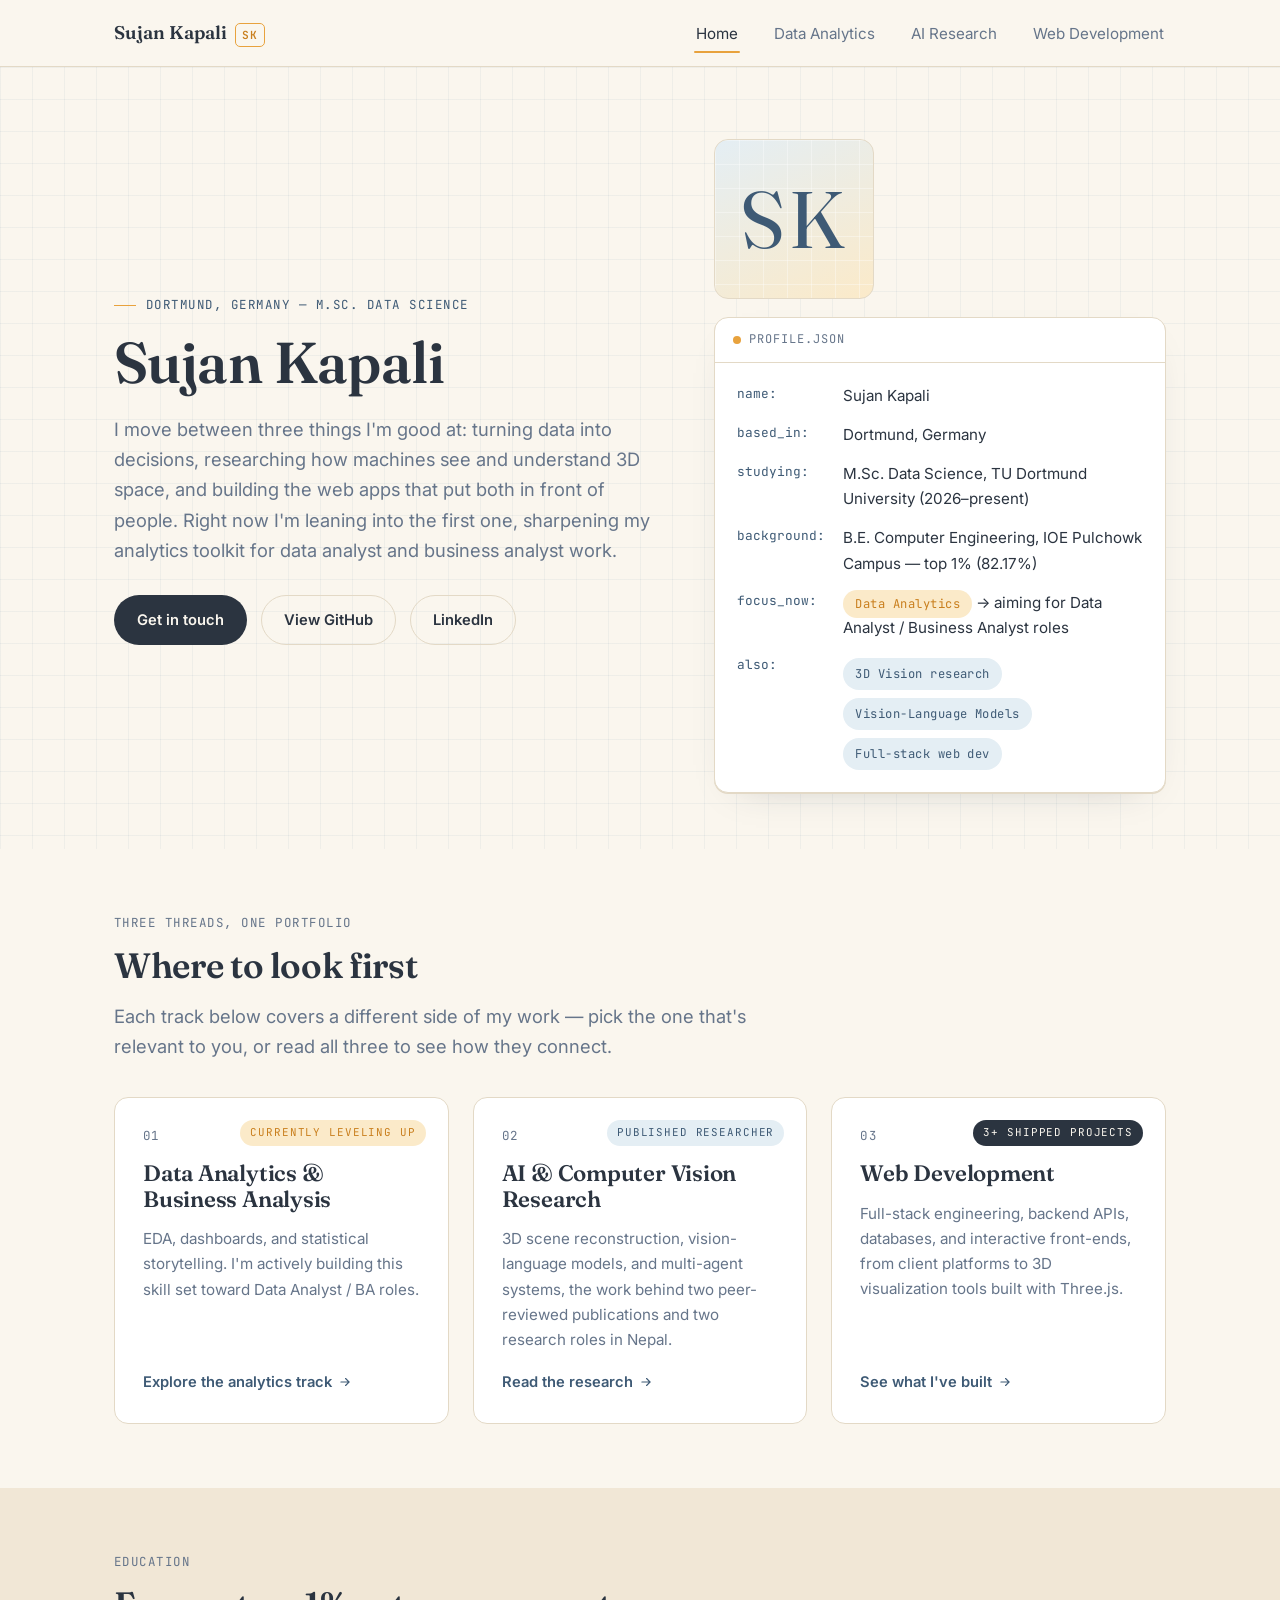
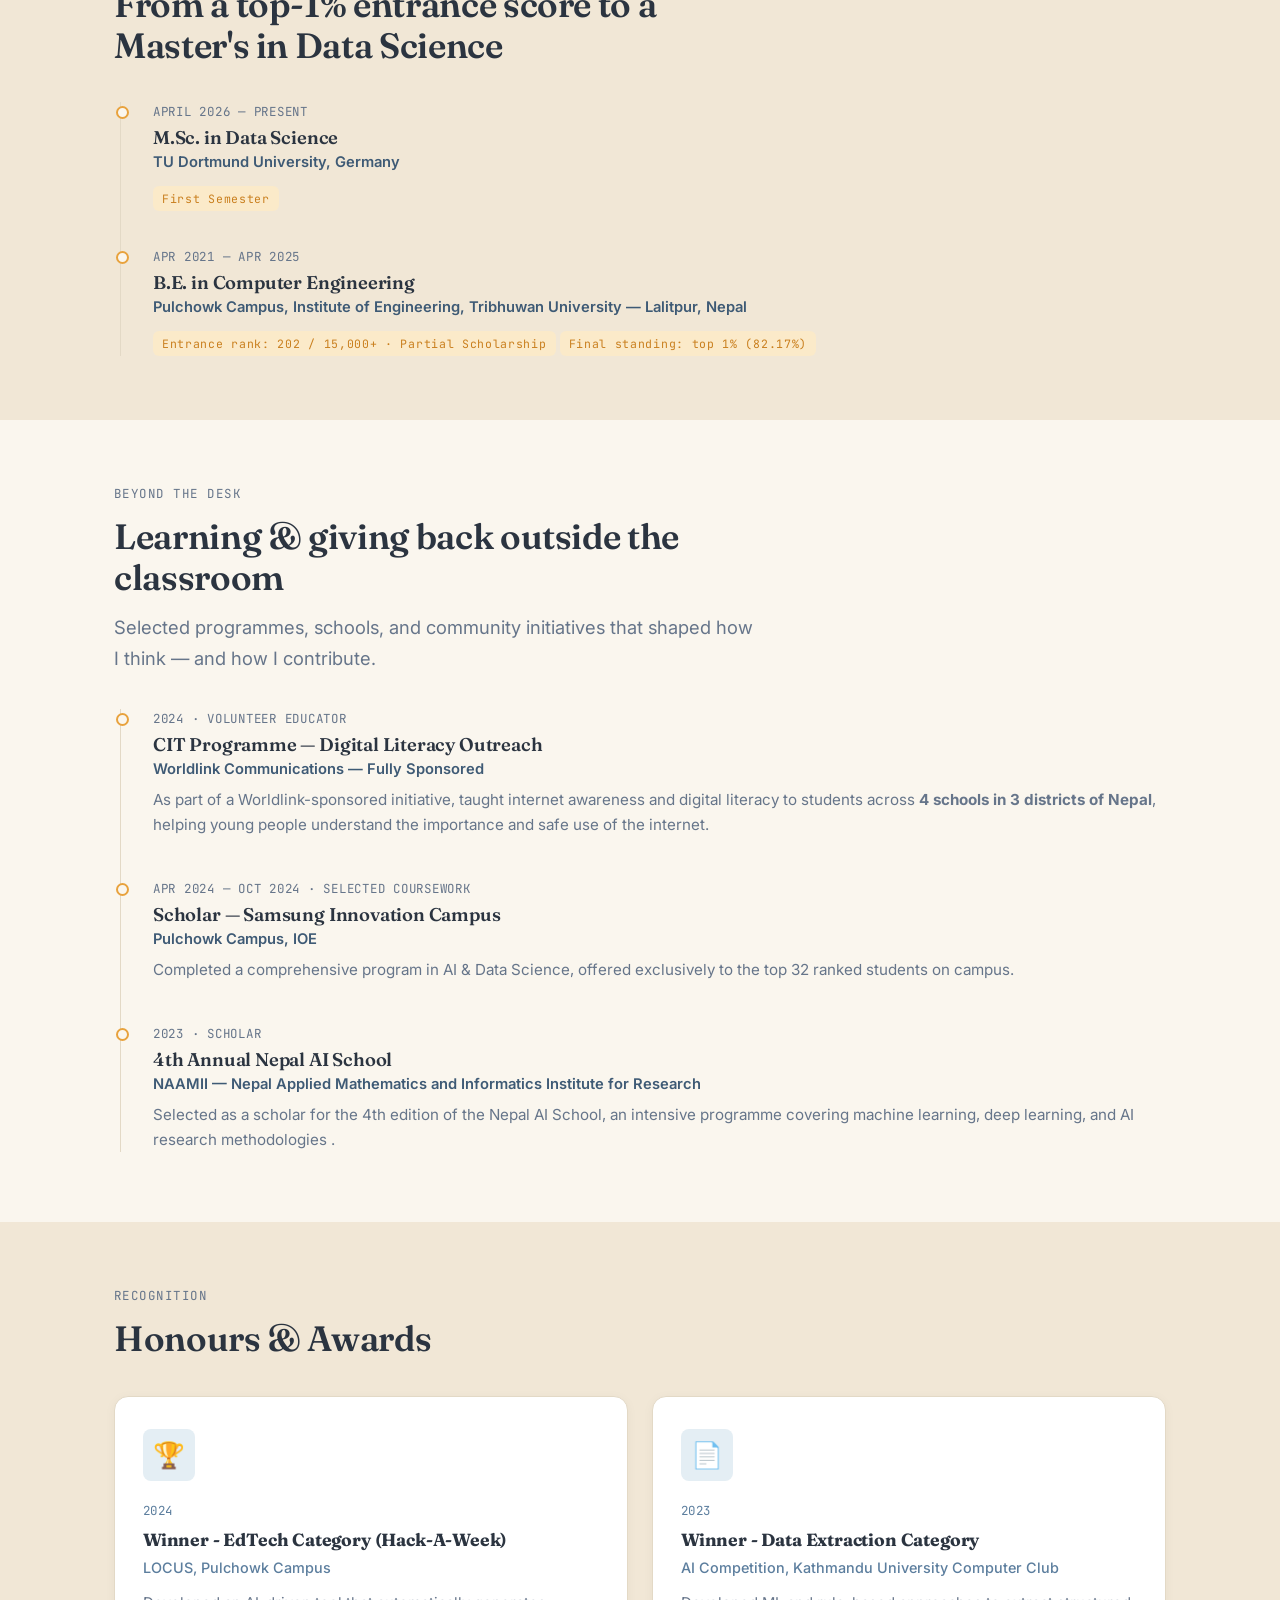
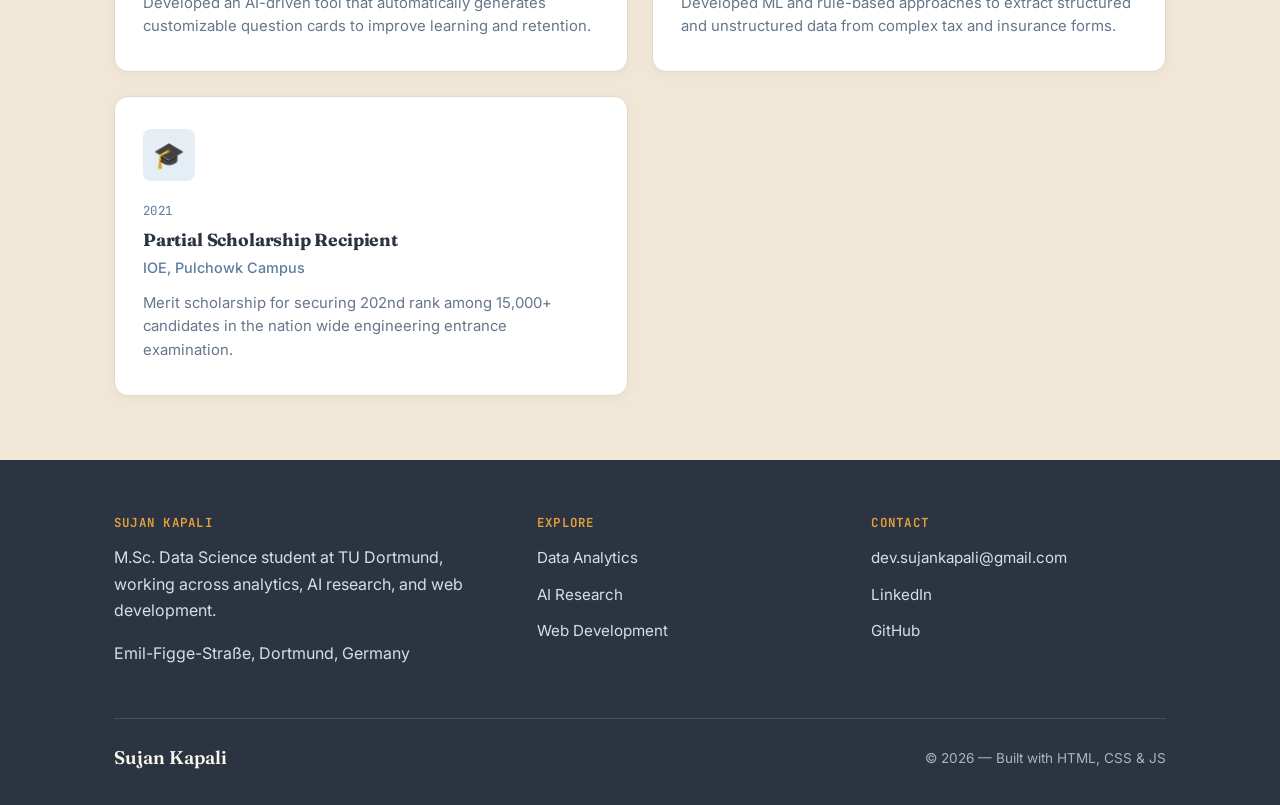
<file: index_old.html>
<!doctype html>
<html lang="en">
  <head>
    <meta charset="UTF-8" />
    <meta name="viewport" content="width=device-width, initial-scale=1.0" />
    <title>Sujan Kapali — Data Analytics · AI Research · Web Development</title>
    <meta
      name="description"
      content="Portfolio of Sujan Kapali — M.Sc. Data Science student at TU Dortmund, published computer vision researcher, and full-stack web developer, currently building toward data analytics & business analysis."
    />
    <link rel="preconnect" href="https://fonts.googleapis.com" />
    <link rel="preconnect" href="https://fonts.gstatic.com" crossorigin />
    <link
      href="https://fonts.googleapis.com/css2?family=Fraunces:opsz,wght@9..144,400;9..144,500;9..144,600;9..144,700&family=Inter:wght@400;500;600;700&family=JetBrains+Mono:wght@400;500&display=swap"
      rel="stylesheet"
    />
    <link rel="stylesheet" href="styles.css" />
  </head>
  <body>
    <header class="site-header">
      <nav class="site-nav">
        <a href="index.html" class="brand">
          Sujan Kapali <span class="brand-mark">SK</span>
        </a>
        <button
          class="nav-toggle"
          aria-label="Toggle navigation"
          aria-expanded="false"
        >
          <span></span>
        </button>
        <ul class="nav-links">
          <li><a href="index.html" class="active">Home</a></li>
          <li><a href="data-analytics.html">Data Analytics</a></li>
          <li><a href="ai-research.html">AI Research</a></li>
          <li><a href="web-dev.html">Web Development</a></li>
        </ul>
      </nav>
    </header>

    <main>
      <!-- HERO ============================================== -->
      <section class="hero grid-texture">
        <div class="container hero-grid">
          <div>
            <p class="eyebrow">Dortmund, Germany &mdash; M.Sc. Data Science</p>
            <h1>Sujan Kapali</h1>
            <p class="lead">
             I move between three things I'm good at: turning data into decisions, researching how machines see and understand 3D space, and building the web apps that put both in front of people. Right now I'm leaning into the first one, sharpening my analytics toolkit for data analyst and business analyst work.
            </p>
            <div class="hero-actions">
              <a class="btn btn-primary" href="mailto:dev.sujankapali@gmail.com"
                >Get in touch</a
              >
              <a
                class="btn btn-ghost"
                href="https://github.com/Sk47R"
                target="_blank"
                rel="noopener"
                >View GitHub</a
              >
              <a
                class="btn btn-ghost"
                href="https://www.linkedin.com/in/sujan-kapali-78064b208"
                target="_blank"
                rel="noopener"
                >LinkedIn</a
              >
            </div>
          </div>

          <div class="reveal">
            <div class="avatar" style="max-width: 160px; margin-bottom: 18px">
              <span>SK</span>
            </div>
            <div class="field-card">
              <div class="field-card-head">
                <span class="field-card-dot"></span> profile.json
              </div>
              <dl>
                <dt>name</dt>
                <dd>Sujan Kapali</dd>

                <dt>based_in</dt>
                <dd>Dortmund, Germany</dd>

                <dt>studying</dt>
                <dd>
                  M.Sc. Data Science, TU Dortmund University
                  (2026&ndash;present)
                </dd>

                <dt>background</dt>
                <dd>
                  B.E. Computer Engineering, IOE Pulchowk Campus &mdash; top 1%
                  (82.17%)
                </dd>

                <dt>focus_now</dt>
                <dd>
                  <span class="tag tag-amber">Data Analytics</span> &rarr;
                  aiming for Data Analyst / Business Analyst roles
                </dd>

                <dt>also</dt>
                <dd>
                  <div class="tag-list">
                    <span class="tag">3D Vision research</span>
                    <span class="tag">Vision-Language Models</span>
                    <span class="tag">Full-stack web dev</span>
                  </div>
                </dd>
              </dl>
            </div>
          </div>
        </div>
      </section>

      <!-- THREE TRACKS ====================================== -->
      <section>
        <div class="container">
          <div class="section-head reveal">
            <p class="section-kicker">Three threads, one portfolio</p>
            <h2 class="section-title">Where to look first</h2>
            <p class="lead">
              Each track below covers a different side of my work &mdash; pick
              the one that's relevant to you, or read all three to see how they
              connect.
            </p>
          </div>

          <div class="track-grid reveal">
            <a class="track-card is-amber" href="data-analytics.html">
              <span class="track-status">Currently leveling up</span>
              <span class="track-index">01</span>
              <h3>Data Analytics &amp; Business Analysis</h3>
              <p>
                EDA, dashboards, and statistical storytelling. I'm actively
                building this skill set toward Data Analyst / BA roles.
              </p>
              <span class="link-arrow">
                Explore the analytics track
                <svg
                  width="14"
                  height="14"
                  viewBox="0 0 24 24"
                  fill="none"
                  stroke="currentColor"
                  stroke-width="2"
                  stroke-linecap="round"
                >
                  <path d="M5 12h14M13 6l6 6-6 6" />
                </svg>
              </span>
            </a>

            <a class="track-card is-blue" href="ai-research.html">
              <span class="track-status">Published researcher</span>
              <span class="track-index">02</span>
              <h3>AI &amp; Computer Vision Research</h3>
              <p>
               3D scene reconstruction, vision-language models, and multi-agent systems, the work behind two peer-reviewed publications and two research roles in Nepal.
              </p>
              <span class="link-arrow">
                Read the research
                <svg
                  width="14"
                  height="14"
                  viewBox="0 0 24 24"
                  fill="none"
                  stroke="currentColor"
                  stroke-width="2"
                  stroke-linecap="round"
                >
                  <path d="M5 12h14M13 6l6 6-6 6" />
                </svg>
              </span>
            </a>

            <a class="track-card is-ink" href="web-dev.html">
              <span class="track-status">3+ shipped projects</span>
              <span class="track-index">03</span>
              <h3>Web Development</h3>
              <p>
               Full-stack engineering, backend APIs, databases, and interactive front-ends, from client platforms to 3D visualization tools built with Three.js.
              </p>
              <span class="link-arrow">
                See what I've built
                <svg
                  width="14"
                  height="14"
                  viewBox="0 0 24 24"
                  fill="none"
                  stroke="currentColor"
                  stroke-width="2"
                  stroke-linecap="round"
                >
                  <path d="M5 12h14M13 6l6 6-6 6" />
                </svg>
              </span>
            </a>
          </div>
        </div>
      </section>

      <!-- EDUCATION ========================================= -->
      <section class="section-alt">
        <div class="container">
          <div class="section-head reveal">
            <p class="section-kicker">Education</p>
            <h2 class="section-title">
              From a top-1% entrance score to a Master's in Data Science
            </h2>
          </div>

          <ul class="timeline reveal">
            <li>
              <span class="timeline-date">April 2026 &mdash; Present</span>
              <h4>M.Sc. in Data Science</h4>
              <span class="org">TU Dortmund University, Germany</span>
              <span class="highlight-chip">First Semester</span>
             
            </li>
            <li>
              <span class="timeline-date">Apr 2021 &mdash; Apr 2025</span>
              <h4>B.E. in Computer Engineering</h4>
              <span class="org"
                >Pulchowk Campus, Institute of Engineering, Tribhuwan University
                &mdash; Lalitpur, Nepal</span
              >
              
              <span class="highlight-chip">Entrance rank: 202 / 15,000+ &middot; Partial Scholarship</span>
              <span class="highlight-chip"
                >Final standing: top 1% (82.17%)</span
              >
            </li>
          </ul>
        </div>
      </section>

      <!-- BEYOND THE DESK ==================================== -->
      <section>
        <div class="container">
          <div class="section-head reveal">
            <p class="section-kicker">Beyond the Desk</p>
            <h2 class="section-title">Learning &amp; giving back outside the classroom</h2>
            <p class="lead">
              Selected programmes, schools, and community initiatives that shaped
              how I think &mdash; and how I contribute.
            </p>
          </div>

          <ul class="timeline reveal">
             <li>
              <span class="timeline-date">2024 &middot; Volunteer Educator</span>
              <h4>CIT Programme &mdash; Digital Literacy Outreach</h4>
              <span class="org">Worldlink Communications &mdash; Fully Sponsored</span>
              <p>
                As part of a Worldlink-sponsored initiative, taught internet
                awareness and digital literacy to students across
                <strong>4 schools in 3 districts of Nepal</strong>, helping young
                people understand the importance and safe use of the internet.
              </p>
             
            </li>
            <li>
              <span class="timeline-date">Apr 2024 &mdash; Oct 2024 &middot; Selected coursework</span>
              <h4>Scholar &mdash; Samsung Innovation Campus</h4>
              <span class="org">Pulchowk Campus, IOE</span>
              <p>
                Completed a comprehensive program in AI & Data Science, offered exclusively to the top 32 ranked students on campus.
              </p>
            </li>
            <li>
              <span class="timeline-date">2023 &middot; Scholar</span>
              <h4>4th Annual Nepal AI School</h4>
              <span class="org">NAAMII &mdash; Nepal Applied Mathematics and Informatics Institute for Research</span>
              <p>
                Selected as a scholar for the 4th edition of the Nepal AI School,
                an intensive programme covering machine learning, deep learning, and
                AI research methodologies .
              </p>
            </li>
          
          </ul>
        </div>
      </section>
        </div>
      </section>

      <!-- HONOURS & AWARDS ==================================== -->
      <section class="section-alt honours-section">
        <div class="container">
          <div class="section-head reveal">
            <p class="section-kicker">Recognition</p>
            <h2 class="section-title">Honours &amp; Awards</h2>
          </div>

          <div class="honours-grid reveal">
            <div class="honour-card">
  <div class="honour-icon">🏆</div>
  <p class="honour-year">2024</p>
  <h4 class="honour-title">Winner - EdTech Category (Hack-A-Week)</h4>
  <p class="honour-org">LOCUS, Pulchowk Campus</p>
  <p class="honour-desc">
    Developed an AI-driven tool that automatically generates customizable question cards to improve learning and retention.
  </p>
</div>

           <div class="honour-card">
  <div class="honour-icon">📄</div>
  <p class="honour-year">2023</p>
  <h4 class="honour-title">Winner - Data Extraction Category</h4>
  <p class="honour-org">AI Competition, Kathmandu University Computer Club</p>
  <p class="honour-desc">
    Developed ML and rule-based approaches to extract structured and unstructured data from complex tax and insurance forms.
  </p>
</div>

            <div class="honour-card">
              <div class="honour-icon">🎓</div>
              <p class="honour-year">2021</p>
              <h4 class="honour-title">Partial Scholarship Recipient</h4>
              <p class="honour-org">IOE, Pulchowk Campus</p>
              <p class="honour-desc">
                Merit scholarship for securing 202nd rank among 15,000+
                candidates in the nation wide engineering entrance examination.
              </p>
            </div>

           
          </div>
        </div>
      </section>
    </main>

    <footer class="site-footer" id="contact">
      <div class="container">
        <div class="footer-grid">
          <div>
            <h4>Sujan Kapali</h4>
            <p>
              M.Sc. Data Science student at TU Dortmund, working across
              analytics, AI research, and web development.
            </p>
            <p>Emil-Figge-Stra&szlig;e, Dortmund, Germany</p>
          </div>
          <div>
            <h4>Explore</h4>
            <ul class="footer-links">
              <li><a href="data-analytics.html">Data Analytics</a></li>
              <li><a href="ai-research.html">AI Research</a></li>
              <li><a href="web-dev.html">Web Development</a></li>
            </ul>
          </div>
          <div>
            <h4>Contact</h4>
            <ul class="footer-links">
              <li>
                <a href="mailto:dev.sujankapali@gmail.com"
                  >dev.sujankapali@gmail.com</a
                >
              </li>
              <li>
                <a
                  href="https://www.linkedin.com/in/sujan-kapali-78064b208"
                  target="_blank"
                  rel="noopener"
                  >LinkedIn</a
                >
              </li>
              <li>
                <a
                  href="https://github.com/Sk47R"
                  target="_blank"
                  rel="noopener"
                  >GitHub</a
                >
              </li>
            </ul>
          </div>
        </div>
        <div class="footer-bottom">
          <span class="brand">Sujan Kapali</span>
          <span>&copy; 2026 &mdash; Built with HTML, CSS &amp; JS</span>
        </div>
      </div>
    </footer>

    <script src="script.js"></script>
  </body>
</html>
</file>
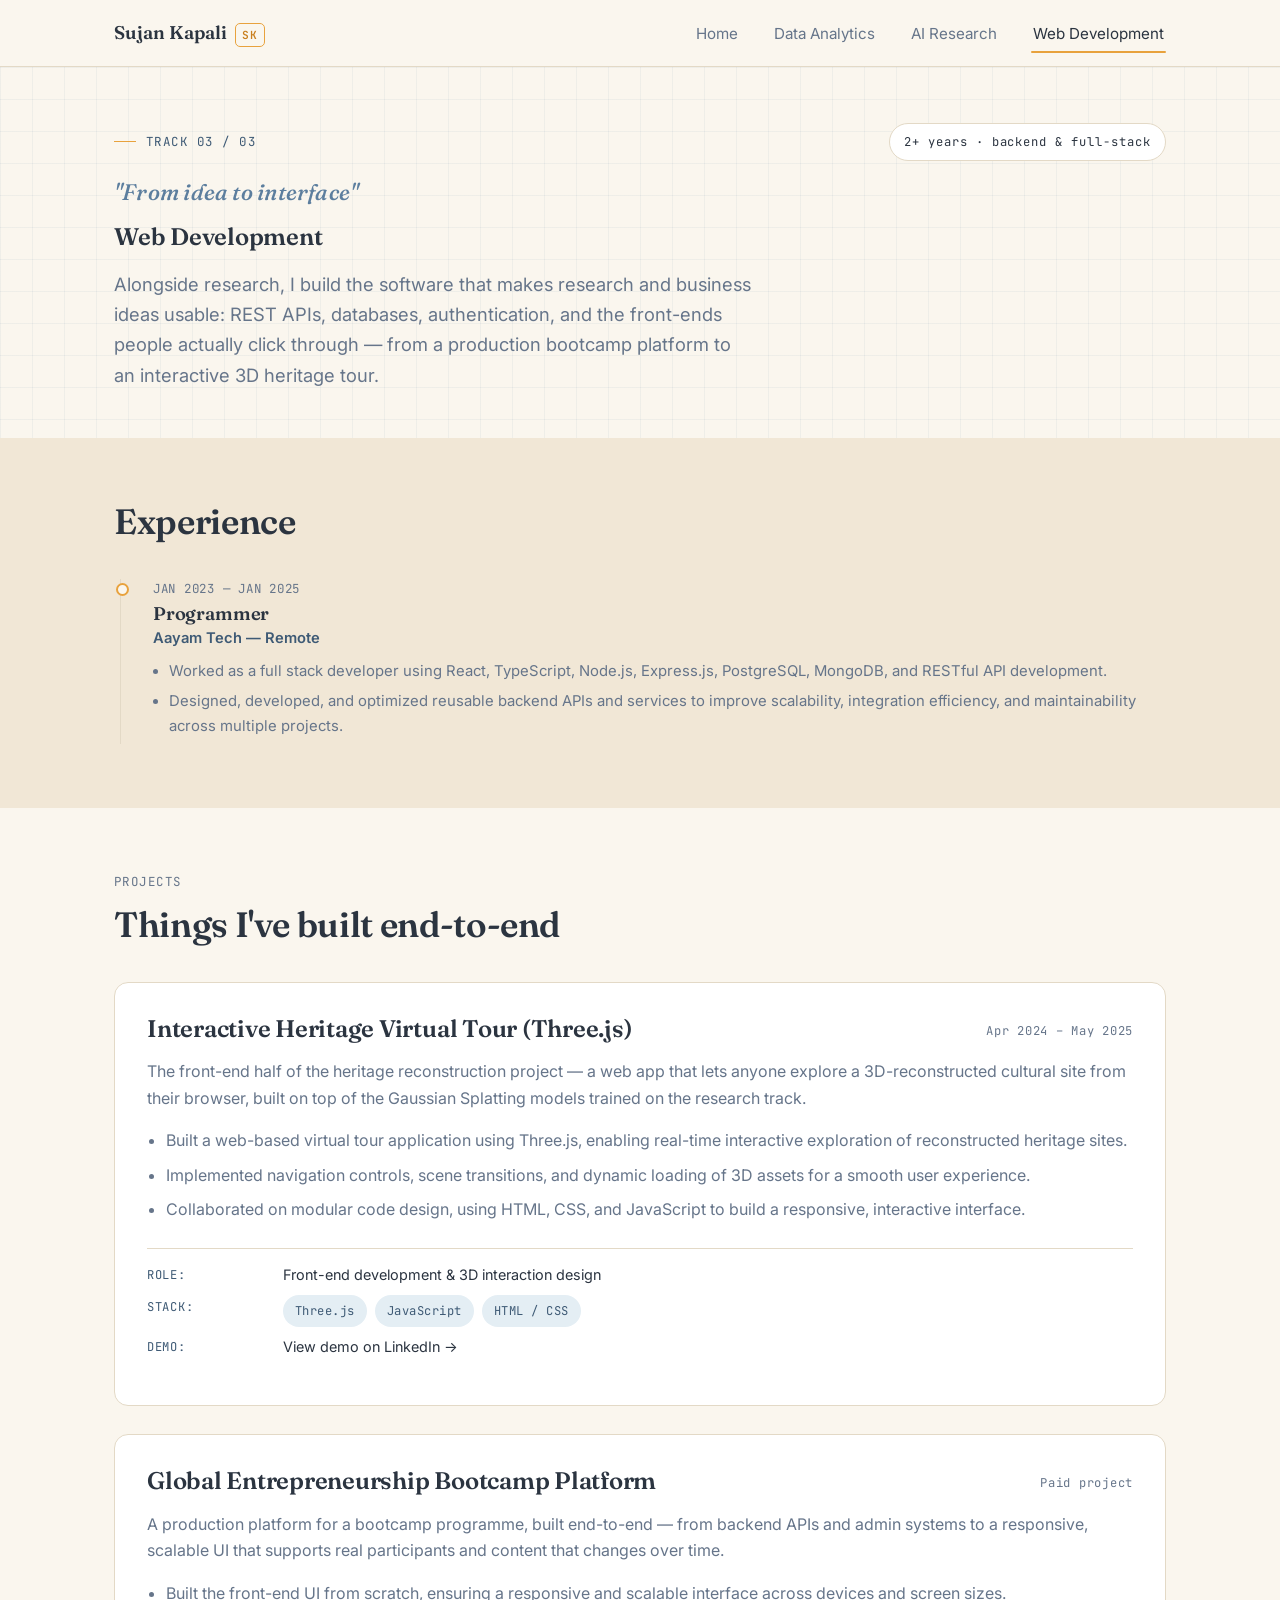
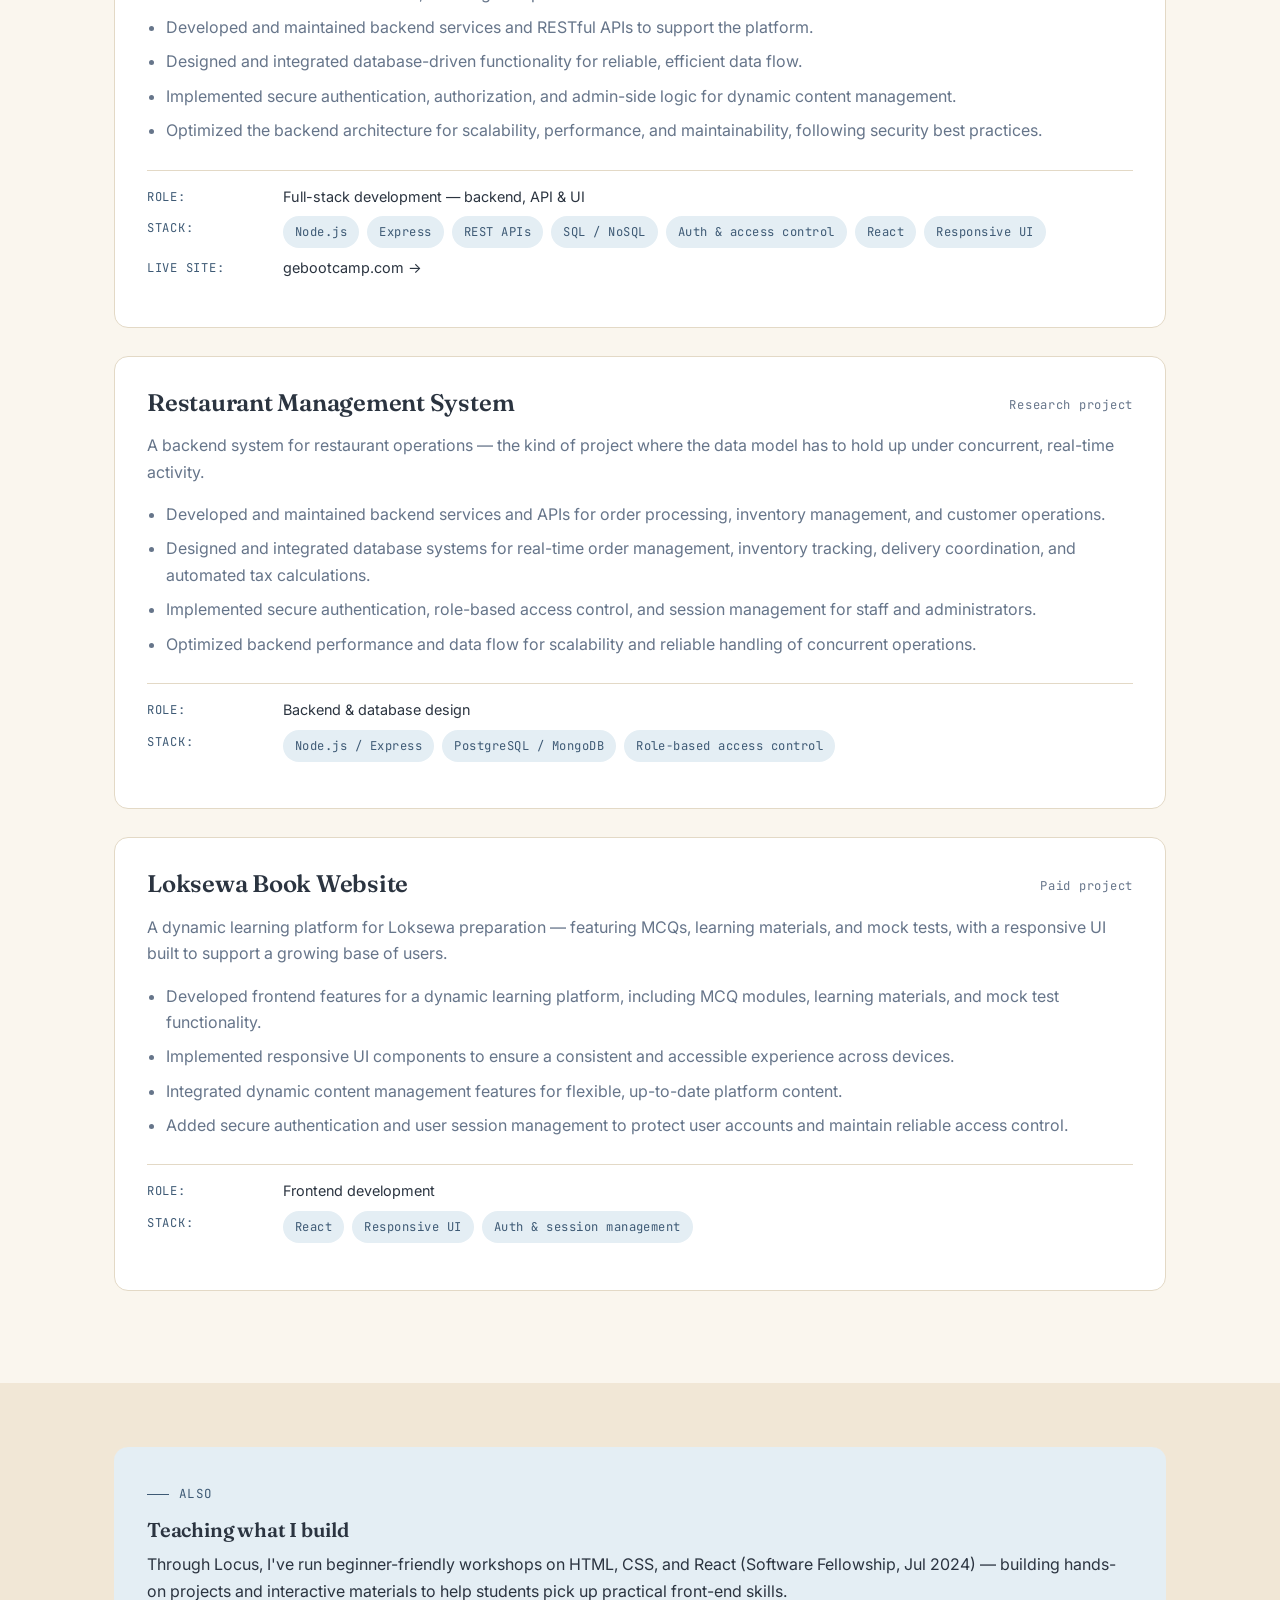
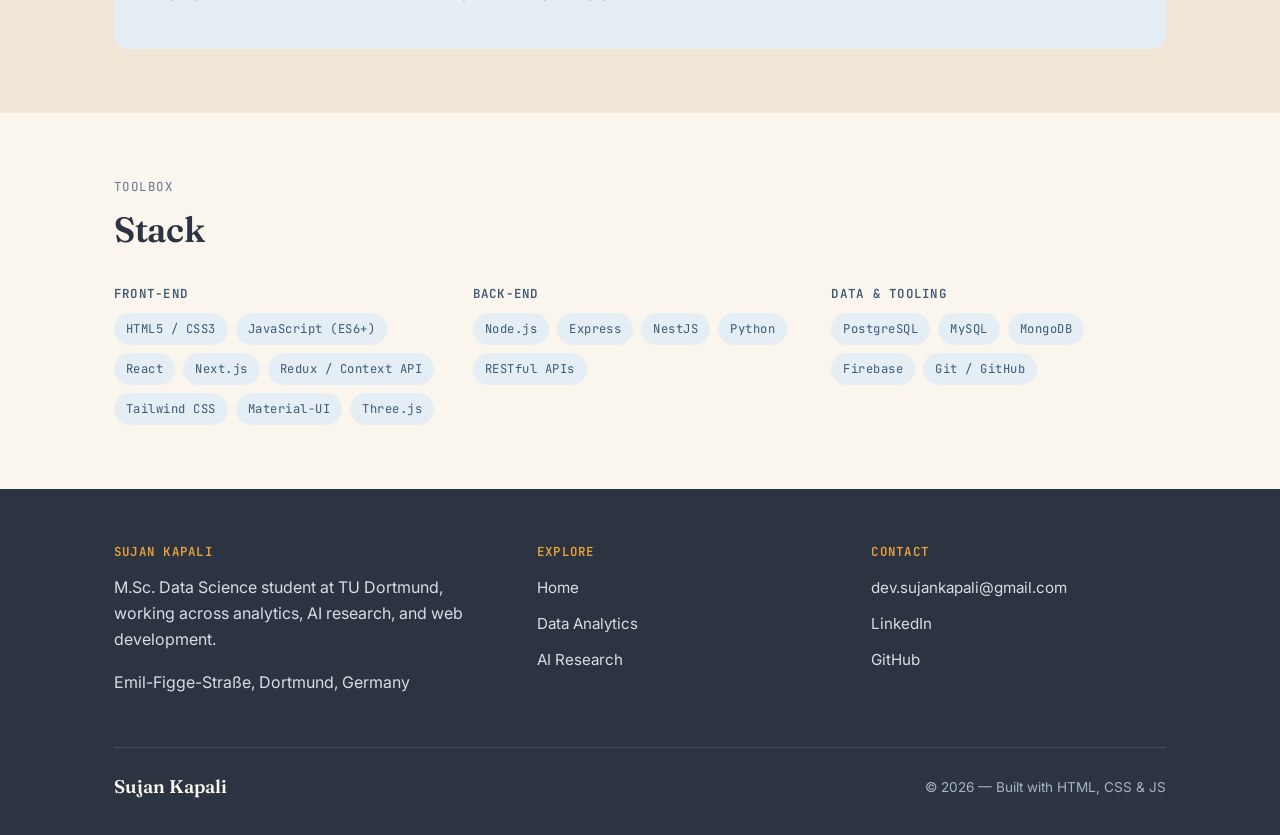
<file: web-dev.html>
<!doctype html>
<html lang="en">
  <head>
    <meta charset="UTF-8" />
    <meta name="viewport" content="width=device-width, initial-scale=1.0" />
    <title>Web Development — Sujan Kapali</title>
    <meta
      name="description"
      content="Sujan Kapali's full-stack web development work — backend APIs, databases, and interactive front-ends including a Three.js virtual heritage tour."
    />
    <link rel="preconnect" href="https://fonts.googleapis.com" />
    <link rel="preconnect" href="https://fonts.gstatic.com" crossorigin />
    <link
      href="https://fonts.googleapis.com/css2?family=Fraunces:opsz,wght@9..144,400;9..144,500;9..144,600;9..144,700&family=Inter:wght@400;500;600;700&family=JetBrains+Mono:wght@400;500&display=swap"
      rel="stylesheet"
    />
    <link rel="stylesheet" href="styles.css" />
  </head>
  <body>
    <header class="site-header">
      <nav class="site-nav">
        <a href="index.html" class="brand">
          Sujan Kapali <span class="brand-mark">SK</span>
        </a>
        <button
          class="nav-toggle"
          aria-label="Toggle navigation"
          aria-expanded="false"
        >
          <span></span>
        </button>
        <ul class="nav-links">
          <li><a href="index.html">Home</a></li>
          <li><a href="data-analytics.html">Data Analytics</a></li>
          <li><a href="ai-research.html">AI Research</a></li>
          <li><a href="web-dev.html" class="active">Web Development</a></li>
        </ul>
      </nav>
    </header>

    <main>
      <!-- PAGE HERO ========================================= -->
      <section class="page-hero grid-texture">
        <div class="container">
          <div class="page-hero-top">
            <div>
              <p class="eyebrow">Track 03 / 03</p>
              <p class="hero-catchphrase">"From idea to interface"</p>
              <h1>Web Development</h1>
            </div>
            <span class="track-pill"
              >2+ years &middot; backend &amp; full-stack</span
            >
          </div>
          <p class="lead" style="margin-top: 18px">
            Alongside research, I build the software that makes research and
            business ideas usable: REST APIs, databases, authentication, and the
            front-ends people actually click through &mdash; from a production
            bootcamp platform to an interactive 3D heritage tour.
          </p>
        </div>
      </section>

      <!-- EXPERIENCE ========================================= -->
      <section class="section-alt">
        <div class="container">
          <div class="section-head reveal">
            <!-- <p class="section-kicker">Experience</p> -->
            <h2 class="section-title">Experience</h2>
          </div>

          <ul class="timeline reveal">
            <li>
              <span class="timeline-date">Jan 2023 &mdash; Jan 2025</span>
              <h4>Programmer</h4>
              <span class="org">Aayam Tech &mdash; Remote</span>
              <ul class="bullets">
                <li>
                  Worked as a full stack developer using React, TypeScript,
                  Node.js, Express.js, PostgreSQL, MongoDB, and RESTful API
                  development.
                </li>
                <li>
                  Designed, developed, and optimized reusable backend APIs and
                  services to improve scalability, integration efficiency, and
                  maintainability across multiple projects.
                </li>
              </ul>
            </li>
          </ul>
        </div>
      </section>

      <!-- PROJECTS =========================================== -->
      <section>
        <div class="container">
          <div class="section-head reveal">
            <p class="section-kicker">Projects</p>
            <h2 class="section-title">Things I've built end-to-end</h2>
          </div>

          <div class="reveal">
            <article class="project">
              <div class="project-top">
                <div>
                  <h3>Interactive Heritage Virtual Tour (Three.js)</h3>
                </div>
                <span class="project-meta-date">Apr 2024 &ndash; May 2025</span>
              </div>
              <p>
                The front-end half of the heritage reconstruction project
                &mdash; a web app that lets anyone explore a 3D-reconstructed
                cultural site from their browser, built on top of the Gaussian
                Splatting models trained on the research track.
              </p>
              <ul class="bullets">
                <li>
                  Built a web-based virtual tour application using Three.js,
                  enabling real-time interactive exploration of reconstructed
                  heritage sites.
                </li>
                <li>
                  Implemented navigation controls, scene transitions, and
                  dynamic loading of 3D assets for a smooth user experience.
                </li>
                <li>
                  Collaborated on modular code design, using HTML, CSS, and
                  JavaScript to build a responsive, interactive interface.
                </li>
              </ul>
              <dl class="project-fields">
                <dt>role</dt>
                <dd>Front-end development &amp; 3D interaction design</dd>
                <dt>stack</dt>
                <dd>
                  <div class="tag-list">
                    <span class="tag">Three.js</span>
                    <span class="tag">JavaScript</span>
                    <span class="tag">HTML / CSS</span>
                  </div>
                </dd>
                <!-- <dt>related to</dt>

                <dd>
                  Built on the reconstruction models covered in AI Research
                </dd> -->

                <dt>demo</dt>
                <dd>
                  <a
                    href="https://www.linkedin.com/posts/sujan-kapali-78064b208_ugcPost-7320828993094438914-2Yuf/?utm_source=share&amp;utm_medium=member_desktop&amp;rcm=ACoAADTG2pABUxWvdc63So5CD0fFI5GZnycx62E"
                    target="_blank"
                    rel="noopener"
                    class="demo_a"
                    >View demo on LinkedIn &rarr;</a
                  >
                </dd>
              </dl>
            </article>

            <article class="project">
              <div class="project-top">
                <div>
                  <h3>Global Entrepreneurship Bootcamp Platform</h3>
                </div>
                <span class="project-meta-date">Paid project</span>
              </div>
              <p>
                A production platform for a bootcamp programme, built end-to-end
                &mdash; from backend APIs and admin systems to a responsive,
                scalable UI that supports real participants and content that
                changes over time.
              </p>
              <ul class="bullets">
                <li>
                  Built the front-end UI from scratch, ensuring a responsive and
                  scalable interface across devices and screen sizes.
                </li>
                <li>
                  Developed and maintained backend services and RESTful APIs to
                  support the platform.
                </li>
                <li>
                  Designed and integrated database-driven functionality for
                  reliable, efficient data flow.
                </li>
                <li>
                  Implemented secure authentication, authorization, and
                  admin-side logic for dynamic content management.
                </li>
                <li>
                  Optimized the backend architecture for scalability,
                  performance, and maintainability, following security best
                  practices.
                </li>
              </ul>
              <dl class="project-fields">
                <dt>role</dt>
                <dd>Full-stack development &mdash; backend, API &amp; UI</dd>
                <dt>stack</dt>
                <dd>
                  <div class="tag-list">
                    <span class="tag">Node.js</span>
                    <span class="tag">Express</span>
                    <span class="tag">REST APIs</span>
                    <span class="tag">SQL / NoSQL</span>
                    <span class="tag">Auth &amp; access control</span>
                    <span class="tag">React</span>
                    <span class="tag">Responsive UI</span>
                  </div>
                </dd>

                <dt>live site</dt>
                <dd>
                  <a
                    href="https://gebootcamp.com/"
                    target="_blank"
                    rel="noopener"
                    class="demo_a"
                    >gebootcamp.com &rarr;</a
                  >
                </dd>
              </dl>
            </article>

            <article class="project">
              <div class="project-top">
                <div>
                  <h3>Restaurant Management System</h3>
                </div>
                <span class="project-meta-date">Research project</span>
              </div>
              <p>
                A backend system for restaurant operations &mdash; the kind of
                project where the data model has to hold up under concurrent,
                real-time activity.
              </p>
              <ul class="bullets">
                <li>
                  Developed and maintained backend services and APIs for order
                  processing, inventory management, and customer operations.
                </li>
                <li>
                  Designed and integrated database systems for real-time order
                  management, inventory tracking, delivery coordination, and
                  automated tax calculations.
                </li>
                <li>
                  Implemented secure authentication, role-based access control,
                  and session management for staff and administrators.
                </li>
                <li>
                  Optimized backend performance and data flow for scalability
                  and reliable handling of concurrent operations.
                </li>
              </ul>
              <dl class="project-fields">
                <dt>role</dt>
                <dd>Backend &amp; database design</dd>
                <dt>stack</dt>
                <dd>
                  <div class="tag-list">
                    <span class="tag">Node.js / Express</span>
                    <span class="tag">PostgreSQL / MongoDB</span>
                    <span class="tag">Role-based access control</span>
                  </div>
                </dd>
              </dl>
            </article>

            <article class="project">
              <div class="project-top">
                <div>
                  <h3>Loksewa Book Website</h3>
                </div>
                <span class="project-meta-date">Paid project</span>
              </div>
              <p>
                A dynamic learning platform for Loksewa preparation &mdash;
                featuring MCQs, learning materials, and mock tests, with a
                responsive UI built to support a growing base of users.
              </p>
              <ul class="bullets">
                <li>
                  Developed frontend features for a dynamic learning platform,
                  including MCQ modules, learning materials, and mock test
                  functionality.
                </li>
                <li>
                  Implemented responsive UI components to ensure a consistent
                  and accessible experience across devices.
                </li>
                <li>
                  Integrated dynamic content management features for flexible,
                  up-to-date platform content.
                </li>
                <li>
                  Added secure authentication and user session management to
                  protect user accounts and maintain reliable access control.
                </li>
              </ul>
              <dl class="project-fields">
                <dt>role</dt>
                <dd>Frontend development</dd>
                <dt>stack</dt>
                <dd>
                  <div class="tag-list">
                    <span class="tag">React</span>
                    <span class="tag">Responsive UI</span>
                    <span class="tag">Auth &amp; session management</span>
                  </div>
                </dd>
              </dl>
            </article>
          </div>
        </div>
      </section>

      <!-- TEACHING CALLOUT =================================== -->
      <section class="section-alt">
        <div class="container">
          <div class="callout reveal">
            <p class="eyebrow">Also</p>
            <h3>Teaching what I build</h3>
            <p>
              Through Locus, I've run beginner-friendly workshops on HTML, CSS,
              and React (Software Fellowship, Jul 2024) &mdash; building
              hands-on projects and interactive materials to help students pick
              up practical front-end skills.
            </p>
          </div>
        </div>
      </section>

      <!-- TOOLBOX ============================================ -->
      <section>
        <div class="container">
          <div class="section-head reveal">
            <p class="section-kicker">Toolbox</p>
            <h2 class="section-title">Stack</h2>
          </div>
          <div class="skills-grid reveal">
            <div class="skill-group">
              <h4>Front-end</h4>
              <div class="tag-list">
                <span class="tag">HTML5 / CSS3</span>
                <span class="tag">JavaScript (ES6+)</span>
                <span class="tag">React</span>
                <span class="tag">Next.js</span>
                <span class="tag">Redux / Context API</span>
                <span class="tag">Tailwind CSS</span>
                <span class="tag">Material-UI</span>
                <span class="tag">Three.js</span>
              </div>
            </div>
            <div class="skill-group">
              <h4>Back-end</h4>
              <div class="tag-list">
                <span class="tag">Node.js</span>
                <span class="tag">Express</span>
                <span class="tag">NestJS</span>
                <span class="tag">Python</span>
                <span class="tag">RESTful APIs</span>
              </div>
            </div>
            <div class="skill-group">
              <h4>Data &amp; tooling</h4>
              <div class="tag-list">
                <span class="tag">PostgreSQL</span>
                <span class="tag">MySQL</span>
                <span class="tag">MongoDB</span>
                <span class="tag">Firebase</span>
                <span class="tag">Git / GitHub</span>
              </div>
            </div>
          </div>
        </div>
      </section>
    </main>

    <footer class="site-footer" id="contact">
      <div class="container">
        <div class="footer-grid">
          <div>
            <h4>Sujan Kapali</h4>
            <p>
              M.Sc. Data Science student at TU Dortmund, working across
              analytics, AI research, and web development.
            </p>
            <p>Emil-Figge-Stra&szlig;e, Dortmund, Germany</p>
          </div>
          <div>
            <h4>Explore</h4>
            <ul class="footer-links">
              <li><a href="index.html">Home</a></li>
              <li><a href="data-analytics.html">Data Analytics</a></li>
              <li><a href="ai-research.html">AI Research</a></li>
            </ul>
          </div>
          <div>
            <h4>Contact</h4>
            <ul class="footer-links">
              <li>
                <a href="mailto:dev.sujankapali@gmail.com"
                  >dev.sujankapali@gmail.com</a
                >
              </li>
              <li>
                <a
                  href="https://www.linkedin.com/in/sujan-kapali-78064b208"
                  target="_blank"
                  rel="noopener"
                  >LinkedIn</a
                >
              </li>
              <li>
                <a
                  href="https://github.com/Sk47R"
                  target="_blank"
                  rel="noopener"
                  >GitHub</a
                >
              </li>
            </ul>
          </div>
        </div>
        <div class="footer-bottom">
          <span class="brand">Sujan Kapali</span>
          <span>&copy; 2026 &mdash; Built with HTML, CSS &amp; JS</span>
        </div>
      </div>
    </footer>

    <script src="script.js"></script>
  </body>
</html>
</file>
<file: styles.css>
/* =========================================================
   SUJAN KAPALI — PORTFOLIO
   Design tokens: soft steel blue + mustard amber on warm cream.
   Signature motif: "field card" metadata records (key: value)
   echoing dataframes / lab notebooks — used in the hero and
   throughout project cards as structured fields.
   ========================================================= */

:root {
  /* color */
  --color-bg: #faf6ee;
  --color-bg-alt: #f1e7d6;
  --color-surface: #ffffff;
  --color-ink: #2b3440;
  --color-ink-soft: #66758a;
  --color-blue: #5c7e9e;
  --color-blue-deep: #3e5a75;
  --color-blue-light: #e4eef4;
  --color-amber: #e8a23d;
  --color-amber-deep: #c97f1e;
  --color-amber-light: #fbeac9;
  --color-border: #e3d9c6;

  /* type */
  --font-display: "Fraunces", "Iowan Old Style", serif;
  --font-body: "Inter", "Helvetica Neue", Arial, sans-serif;
  --font-mono: "JetBrains Mono", "SFMono-Regular", Consolas, monospace;

  /* layout */
  --container: 1100px;
  --radius: 14px;
  --radius-sm: 8px;

  /* motion */
  --ease: cubic-bezier(0.22, 0.61, 0.36, 1);
}

@media (prefers-reduced-motion: reduce) {
  *,
  *::before,
  *::after {
    animation-duration: 0.01ms !important;
    animation-iteration-count: 1 !important;
    transition-duration: 0.01ms !important;
    scroll-behavior: auto !important;
  }
}

/* ---------------------------------------------------------
   Reset & base
   --------------------------------------------------------- */

* {
  box-sizing: border-box;
}

html {
  scroll-behavior: smooth;
}

body {
  margin: 0;
  font-family: var(--font-body);
  font-size: 16px;
  line-height: 1.65;
  color: var(--color-ink);
  background: var(--color-bg);
  -webkit-font-smoothing: antialiased;
}

img {
  max-width: 100%;
  display: block;
}

a {
  color: inherit;
}

h1,
h2,
h3,
h4 {
  font-family: var(--font-display);
  font-weight: 600;
  line-height: 1.15;
  margin: 0;
  letter-spacing: -0.01em;
}

p {
  margin: 0 0 1em;
}

ul {
  margin: 0;
  padding: 0;
}

::selection {
  background: var(--color-amber-light);
}

:focus-visible {
  outline: 2px solid var(--color-blue-deep);
  outline-offset: 3px;
  border-radius: 4px;
}

.container {
  max-width: var(--container);
  margin: 0 auto;
  padding: 0 24px;
}

/* faint graph-paper texture, used behind the hero to nod at
   notebooks / dataframes without going full "terminal" */
.grid-texture {
  background-image:
    linear-gradient(to right, rgba(92, 126, 158, 0.07) 1px, transparent 1px),
    linear-gradient(to bottom, rgba(92, 126, 158, 0.07) 1px, transparent 1px);
  background-size: 32px 32px;
}

/* ---------------------------------------------------------
   Type utilities
   --------------------------------------------------------- */

.eyebrow {
  font-family: var(--font-mono);
  font-size: 0.78rem;
  letter-spacing: 0.12em;
  text-transform: uppercase;
  color: var(--color-blue-deep);
  display: inline-flex;
  align-items: center;
  gap: 10px;
  margin-bottom: 14px;
}

.eyebrow::before {
  content: "";
  width: 22px;
  height: 1px;
  background: var(--color-amber);
  display: inline-block;
}

.lead {
  font-size: 1.15rem;
  color: var(--color-ink-soft);
  max-width: 640px;
}

.section-title {
  font-size: clamp(1.6rem, 3vw, 2.2rem);
  margin-bottom: 0.4em;
}

.section-kicker {
  font-family: var(--font-mono);
  font-size: 0.78rem;
  letter-spacing: 0.12em;
  text-transform: uppercase;
  color: var(--color-ink-soft);
}

/* ---------------------------------------------------------
   Navigation
   --------------------------------------------------------- */

.site-header {
  position: sticky;
  top: 0;
  z-index: 50;
  background: rgba(250, 246, 238, 0.88);
  backdrop-filter: blur(8px);
  border-bottom: 1px solid var(--color-border);
}

.site-nav {
  display: flex;
  align-items: center;
  justify-content: space-between;
  padding: 18px 24px;
  max-width: var(--container);
  margin: 0 auto;
}

.brand {
  font-family: var(--font-display);
  font-weight: 600;
  font-size: 1.15rem;
  text-decoration: none;
  color: var(--color-ink);
  display: flex;
  align-items: baseline;
  gap: 8px;
}

.brand-mark {
  font-family: var(--font-mono);
  font-size: 0.7rem;
  letter-spacing: 0.08em;
  color: var(--color-amber-deep);
  border: 1px solid var(--color-amber);
  border-radius: 5px;
  padding: 2px 6px;
}

.nav-links {
  display: flex;
  gap: 32px;
  list-style: none;
  align-items: center;
}

.nav-links a {
  text-decoration: none;
  font-size: 0.95rem;
  color: var(--color-ink-soft);
  position: relative;
  padding: 4px 2px;
  transition: color 0.2s var(--ease);
}

.nav-links a:hover {
  color: var(--color-ink);
}

.nav-links a.active {
  color: var(--color-ink);
}

.nav-links a.active::after {
  content: "";
  position: absolute;
  left: 0;
  right: 0;
  bottom: -6px;
  height: 2px;
  background: var(--color-amber);
  border-radius: 2px;
}

.nav-toggle {
  display: none;
  background: none;
  border: 1px solid var(--color-border);
  border-radius: var(--radius-sm);
  width: 40px;
  height: 40px;
  cursor: pointer;
  align-items: center;
  justify-content: center;
}

.nav-toggle span,
.nav-toggle span::before,
.nav-toggle span::after {
  content: "";
  display: block;
  width: 18px;
  height: 2px;
  background: var(--color-ink);
  position: relative;
  transition:
    transform 0.25s var(--ease),
    opacity 0.25s var(--ease);
}

.nav-toggle span::before {
  top: -6px;
  position: absolute;
}
.nav-toggle span::after {
  top: 6px;
  position: absolute;
}

@media (max-width: 760px) {
  .nav-toggle {
    display: flex;
  }

  .nav-links {
    position: absolute;
    top: 100%;
    left: 0;
    right: 0;
    flex-direction: column;
    align-items: flex-start;
    gap: 18px;
    background: var(--color-bg);
    border-bottom: 1px solid var(--color-border);
    padding: 20px 24px 28px;
    transform: translateY(-8px);
    opacity: 0;
    visibility: hidden;
    pointer-events: none;
    transition:
      opacity 0.2s var(--ease),
      transform 0.2s var(--ease);
  }

  .nav-links.open {
    transform: translateY(0);
    opacity: 1;
    visibility: visible;
    pointer-events: auto;
  }

  .nav-links a.active::after {
    bottom: -4px;
  }
}

/* ---------------------------------------------------------
   Hero + field card (signature element)
   --------------------------------------------------------- */

.hero {
  padding: 72px 0 56px;
}

.hero-grid {
  display: grid;
  grid-template-columns: 1.1fr 0.9fr;
  gap: 48px;
  align-items: center;
}

.hero h1 {
  font-size: clamp(2.4rem, 6vw, 3.6rem);
  margin-bottom: 0.3em;
}

.hero .lead {
  margin-bottom: 1.6em;
}

.hero-actions {
  display: flex;
  gap: 14px;
  flex-wrap: wrap;
}

/* the "field card" — a record of metadata, styled like a
   dataframe row / index card. shows up on the homepage hero
   and (in a smaller form) atop every project. */
.field-card {
  background: var(--color-surface);
  border: 1px solid var(--color-border);
  border-radius: var(--radius);
  box-shadow:
    0 1px 0 var(--color-border),
    0 14px 40px -28px rgba(43, 52, 64, 0.35);
  overflow: hidden;
}

.field-card-head {
  display: flex;
  align-items: center;
  gap: 8px;
  padding: 12px 18px;
  border-bottom: 1px solid var(--color-border);
  font-family: var(--font-mono);
  font-size: 0.75rem;
  letter-spacing: 0.08em;
  text-transform: uppercase;
  color: var(--color-ink-soft);
}

.field-card-dot {
  width: 8px;
  height: 8px;
  border-radius: 50%;
  background: var(--color-amber);
}

.field-card dl {
  display: grid;
  grid-template-columns: auto 1fr;
  gap: 14px 18px;
  padding: 20px 22px 22px;
  margin: 0;
}

.field-card dt {
  font-family: var(--font-mono);
  font-size: 0.8rem;
  color: var(--color-blue-deep);
  white-space: nowrap;
}

.field-card dt::after {
  content: ":";
}

.field-card dd {
  margin: 0;
  font-size: 0.95rem;
}

.field-card dd .tag-list {
  margin-top: 4px;
}
.demo_a {
  text-decoration: none;
}
.demo_a:hover {
  text-decoration: underline;
}
@media (max-width: 860px) {
  .hero-grid {
    grid-template-columns: 1fr;
  }
}

/* ---------------------------------------------------------
   Buttons / links
   --------------------------------------------------------- */

.btn {
  display: inline-flex;
  align-items: center;
  gap: 8px;
  font-family: var(--font-body);
  font-weight: 600;
  font-size: 0.92rem;
  text-decoration: none;
  padding: 12px 22px;
  border-radius: 999px;
  border: 1px solid transparent;
  transition:
    transform 0.2s var(--ease),
    background 0.2s var(--ease),
    color 0.2s var(--ease),
    border-color 0.2s var(--ease);
}

.btn-primary {
  background: var(--color-ink);
  color: var(--color-bg);
}

.btn-primary:hover {
  background: var(--color-blue-deep);
  transform: translateY(-1px);
}

.btn-ghost {
  background: transparent;
  border-color: var(--color-border);
  color: var(--color-ink);
}

.btn-ghost:hover {
  border-color: var(--color-blue);
  color: var(--color-blue-deep);
  transform: translateY(-1px);
}

.link-arrow {
  display: inline-flex;
  align-items: center;
  gap: 6px;
  font-weight: 600;
  text-decoration: none;
  color: var(--color-blue-deep);
  font-size: 0.92rem;
  border-bottom: 1px solid transparent;
  transition:
    border-color 0.2s var(--ease),
    gap 0.2s var(--ease);
}

.link-arrow:hover {
  border-color: var(--color-blue-deep);
}

.link-arrow svg {
  transition: transform 0.2s var(--ease);
}
.link-arrow:hover svg {
  transform: translateX(3px);
}

/* ---------------------------------------------------------
   Sections / generic layout
   --------------------------------------------------------- */

section {
  padding: 64px 0;
}

.section-alt {
  background: var(--color-bg-alt);
}

.section-head {
  margin-bottom: 36px;
  max-width: 680px;
}

.divider {
  height: 1px;
  background: var(--color-border);
  border: none;
  margin: 0;
}

/* ---------------------------------------------------------
   Track cards (home page — links to the 3 tracks)
   --------------------------------------------------------- */

.track-grid {
  display: grid;
  grid-template-columns: repeat(3, 1fr);
  gap: 24px;
}

.track-card {
  background: var(--color-surface);
  border: 1px solid var(--color-border);
  border-radius: var(--radius);
  padding: 28px;
  text-decoration: none;
  color: var(--color-ink);
  display: flex;
  flex-direction: column;
  gap: 14px;
  transition:
    transform 0.25s var(--ease),
    box-shadow 0.25s var(--ease),
    border-color 0.25s var(--ease);
  position: relative;
}

.track-card:hover {
  transform: translateY(-4px);
  box-shadow: 0 18px 40px -28px rgba(43, 52, 64, 0.45);
  border-color: var(--color-blue);
}

.track-index {
  font-family: var(--font-mono);
  font-size: 0.78rem;
  letter-spacing: 0.12em;
  color: var(--color-ink-soft);
}

.track-card h3 {
  font-size: 1.4rem;
}

.track-card p {
  color: var(--color-ink-soft);
  font-size: 0.95rem;
  margin-bottom: 0;
  flex-grow: 1;
}

.track-card .link-arrow {
  margin-top: 4px;
}

.track-status {
  position: absolute;
  top: 22px;
  right: 22px;
  font-family: var(--font-mono);
  font-size: 0.68rem;
  letter-spacing: 0.08em;
  text-transform: uppercase;
  padding: 4px 10px;
  border-radius: 999px;
  background: var(--color-amber-light);
  color: var(--color-amber-deep);
}

.track-card.is-blue .track-status {
  background: var(--color-blue-light);
  color: var(--color-blue-deep);
}

.track-card.is-ink .track-status {
  background: var(--color-ink);
  color: var(--color-bg);
}

@media (max-width: 860px) {
  .track-grid {
    grid-template-columns: 1fr;
  }
}

/* ---------------------------------------------------------
   Timeline (education / experience)
   --------------------------------------------------------- */

.timeline {
  list-style: none;
  border-left: 1px solid var(--color-border);
  margin-left: 6px;
}

.timeline li {
  position: relative;
  padding: 0 0 36px 32px;
}

.timeline li:last-child {
  padding-bottom: 0;
}

.timeline li::before {
  content: "";
  position: absolute;
  left: -5px;
  top: 4px;
  width: 9px;
  height: 9px;
  border-radius: 50%;
  background: var(--color-bg);
  border: 2px solid var(--color-amber);
}

.timeline-date {
  font-family: var(--font-mono);
  font-size: 0.78rem;
  letter-spacing: 0.06em;
  color: var(--color-ink-soft);
  text-transform: uppercase;
  display: block;
  margin-bottom: 4px;
}

.timeline h4 {
  font-size: 1.15rem;
  margin-bottom: 2px;
}

.timeline .org {
  color: var(--color-blue-deep);
  font-size: 0.92rem;
  font-weight: 600;
  margin-bottom: 6px;
  display: block;
}

.timeline p {
  color: var(--color-ink-soft);
  font-size: 0.95rem;
  margin-bottom: 6px;
}

.timeline ul.bullets {
  margin: 8px 0 0;
  padding-left: 1.1em;
  color: var(--color-ink-soft);
  font-size: 0.93rem;
}

.timeline ul.bullets li {
  padding: 0 0 6px 0;
  list-style: disc;
}

.timeline ul.bullets li::before {
  content: none;
}

.highlight-chip {
  display: inline-block;
  font-family: var(--font-mono);
  font-size: 0.72rem;
  letter-spacing: 0.06em;
  padding: 3px 9px;
  border-radius: 6px;
  background: var(--color-amber-light);
  color: var(--color-amber-deep);
  margin-top: 6px;
}

/* ---------------------------------------------------------
   Tag pills
   --------------------------------------------------------- */

.tag-list {
  display: flex;
  flex-wrap: wrap;
  gap: 8px;
}

.tag {
  font-family: var(--font-mono);
  font-size: 0.76rem;
  letter-spacing: 0.04em;
  padding: 5px 11px;
  border-radius: 999px;
  background: var(--color-blue-light);
  color: var(--color-blue-deep);
  border: 1px solid transparent;
  white-space: nowrap;
}

.tag.tag-amber {
  background: var(--color-amber-light);
  color: var(--color-amber-deep);
}

.tag.tag-outline {
  background: transparent;
  border-color: var(--color-border);
  color: var(--color-ink-soft);
}

/* ---------------------------------------------------------
   Project cards
   --------------------------------------------------------- */

.project {
  background: var(--color-surface);
  border: 1px solid var(--color-border);
  border-radius: var(--radius);
  padding: 32px;
  margin-bottom: 28px;
}

.project-top {
  display: flex;
  justify-content: space-between;
  align-items: flex-start;
  gap: 16px;
  flex-wrap: wrap;
  margin-bottom: 10px;
}

.project h3 {
  font-size: 1.5rem;
  margin-bottom: 6px;
}

.project-meta-date {
  font-family: var(--font-mono);
  font-size: 0.76rem;
  letter-spacing: 0.06em;
  color: var(--color-ink-soft);
  white-space: nowrap;
  padding-top: 6px;
}

.project p {
  color: var(--color-ink-soft);
}

.project ul.bullets {
  margin: 12px 0 18px;
  padding-left: 1.2em;
  color: var(--color-ink-soft);
}

.project ul.bullets li {
  padding-bottom: 8px;
}

.project-fields {
  display: grid;
  grid-template-columns: 120px 1fr;
  gap: 8px 16px;
  font-size: 0.9rem;
  padding-top: 14px;
  border-top: 1px solid var(--color-border);
}

.project-fields dt {
  font-family: var(--font-mono);
  font-size: 0.76rem;
  letter-spacing: 0.06em;
  color: var(--color-blue-deep);
  text-transform: uppercase;
  align-self: start;
  padding-top: 2px;
}

.project-fields dt::after {
  content: ":";
}

.project-fields dd {
  margin: 0;
}

@media (max-width: 600px) {
  .project-fields {
    grid-template-columns: 1fr;
    gap: 4px;
  }
  .project-fields dt {
    margin-top: 8px;
  }
}

/* ---------------------------------------------------------
   Callout (sidebar-style note — used for "analytics in
   research" framing without duplicating a full project)
   --------------------------------------------------------- */

.callout {
  background: var(--color-blue-light);
  border-radius: var(--radius);
  padding: 28px 32px;
  border: 1px solid transparent;
}

.callout .eyebrow {
  color: var(--color-blue-deep);
}
.callout .eyebrow::before {
  background: var(--color-blue-deep);
}

.callout h3 {
  font-size: 1.25rem;
  margin-bottom: 10px;
}

.callout p {
  color: var(--color-ink);
}

.callout ul.bullets {
  margin: 10px 0 0;
  padding-left: 1.2em;
}

.callout ul.bullets li {
  padding-bottom: 6px;
}

/* ---------------------------------------------------------
   Publications
   --------------------------------------------------------- */

.pub-list {
  list-style: none;
}

.pub-item {
  display: grid;
  grid-template-columns: 56px 1fr;
  gap: 18px;
  padding: 20px 0;
  border-bottom: 1px solid var(--color-border);
}

.pub-item_a {
  text-decoration: none;
}
.pub-item_a:hover {
  text-decoration: underline;
}
.pub-item:first-child {
  padding-top: 0;
}
.pub-item:last-child {
  border-bottom: none;
  padding-bottom: 0;
}

.pub-tag {
  font-family: var(--font-mono);
  font-size: 0.75rem;
  color: var(--color-amber-deep);
  background: var(--color-amber-light);
  border-radius: 6px;
  padding: 4px 0;
  text-align: center;
  height: fit-content;
}

.pub-item h4 {
  font-size: 1.05rem;
  margin-bottom: 4px;
  font-weight: 600;
  font-family: var(--font-body);
}

.pub-item p {
  font-size: 0.9rem;
  color: var(--color-ink-soft);
  margin-bottom: 0;
}

/* ---------------------------------------------------------
   Skills grid
   --------------------------------------------------------- */

.skills-grid {
  display: grid;
  grid-template-columns: repeat(auto-fit, minmax(220px, 1fr));
  gap: 24px;
}

.skill-group h4 {
  font-family: var(--font-mono);
  font-size: 0.78rem;
  letter-spacing: 0.1em;
  text-transform: uppercase;
  color: var(--color-blue-deep);
  margin-bottom: 12px;
}

/* ---------------------------------------------------------
   Learning-now strip (data analytics page)
   --------------------------------------------------------- */

.learning-strip {
  display: flex;
  flex-wrap: wrap;
  gap: 10px;
  align-items: center;
}

.learning-strip .tag {
  font-size: 0.82rem;
  padding: 7px 14px;
}

/* ---------------------------------------------------------
   Avatar placeholder
   --------------------------------------------------------- */

.avatar {
  aspect-ratio: 1;
  border-radius: var(--radius);
  background: linear-gradient(
    155deg,
    var(--color-blue-light) 0%,
    var(--color-amber-light) 100%
  );
  border: 1px solid var(--color-border);
  display: flex;
  align-items: center;
  justify-content: center;
  font-family: var(--font-display);
  font-size: clamp(3rem, 9vw, 5rem);
  color: var(--color-blue-deep);
  letter-spacing: 0.05em;
  position: relative;
  overflow: hidden;
}

.avatar::after {
  content: "";
  position: absolute;
  inset: 0;
  background-image:
    linear-gradient(to right, rgba(255, 255, 255, 0.35) 1px, transparent 1px),
    linear-gradient(to bottom, rgba(255, 255, 255, 0.35) 1px, transparent 1px);
  background-size: 24px 24px;
}

.avatar span {
  position: relative;
  z-index: 1;
}

/* ---------------------------------------------------------
   Footer
   --------------------------------------------------------- */

.site-footer {
  background: var(--color-ink);
  color: var(--color-bg);
  padding: 56px 0 32px;
}

.footer-grid {
  display: grid;
  grid-template-columns: 1.3fr 1fr 1fr;
  gap: 40px;
  margin-bottom: 36px;
}

.site-footer h4 {
  font-family: var(--font-mono);
  font-size: 0.78rem;
  letter-spacing: 0.1em;
  text-transform: uppercase;
  color: var(--color-amber);
  margin-bottom: 14px;
}

.site-footer p,
.site-footer a {
  color: #d7dee6;
}

.footer-links {
  list-style: none;
  display: flex;
  flex-direction: column;
  gap: 10px;
}

.footer-links a {
  text-decoration: none;
  font-size: 0.95rem;
  transition: color 0.2s var(--ease);
}

.footer-links a:hover {
  color: var(--color-amber);
}

.footer-bottom {
  border-top: 1px solid rgba(255, 255, 255, 0.12);
  padding-top: 24px;
  display: flex;
  justify-content: space-between;
  align-items: center;
  flex-wrap: wrap;
  gap: 12px;
  font-size: 0.85rem;
  color: #a9b4c0;
}

.footer-bottom .brand {
  color: var(--color-bg);
}

@media (max-width: 760px) {
  .footer-grid {
    grid-template-columns: 1fr;
    gap: 28px;
  }
}

/* ---------------------------------------------------------
   Reveal-on-scroll
   --------------------------------------------------------- */

.reveal {
  opacity: 0;
  transform: translateY(16px);
  transition:
    opacity 0.6s var(--ease),
    transform 0.6s var(--ease);
}

.reveal.is-visible {
  opacity: 1;
  transform: translateY(0);
}

/* ---------------------------------------------------------
   Page hero variants (sub-pages)
   --------------------------------------------------------- */

.page-hero {
  padding: 56px 0 48px;
}

.lead_re {
  text-decoration: none;
}
.lead_re:hover {
  text-decoration: underline;
}
.page-hero .lead {
  margin-bottom: 0;
}
.hero-catchphrase {
  font-family: var(--font-display);
  font-size: clamp(1.1rem, 2.5vw, 1.4rem);
  font-weight: 500;
  color: var(--color-blue);
  font-style: italic;
  letter-spacing: 0.01em;
  margin: 8px 0 12px;
}

.page-hero-top {
  display: flex;
  justify-content: space-between;
  align-items: flex-start;
  gap: 24px;
  flex-wrap: wrap;
}

.track-pill {
  font-family: var(--font-mono);
  font-size: 0.76rem;
  letter-spacing: 0.08em;
  padding: 8px 14px;
  border-radius: 999px;
  background: var(--color-surface);
  border: 1px solid var(--color-border);
  white-space: nowrap;
}

@media (max-width: 760px) {
  .track-grid.two {
    grid-template-columns: 1fr;
  }
}

.track-grid.two {
  grid-template-columns: 1fr 1fr;
}

/* ---------------------------------------------------------
   Honours & Awards cards
   --------------------------------------------------------- */

.honours-section {
  background: var(--color-bg-alt);
}

.honours-grid {
  display: grid;
  grid-template-columns: repeat(2, 1fr);
  gap: 24px;
}

.honour-card {
  background: var(--color-surface);
  border-radius: var(--radius);
  padding: 32px 28px;
  border: 1px solid var(--color-border);
  box-shadow: 0 2px 12px rgba(0, 0, 0, 0.04);
  transition:
    box-shadow 0.2s var(--ease),
    transform 0.2s var(--ease);
}

.honour-card:hover {
  box-shadow: 0 6px 24px rgba(0, 0, 0, 0.08);
  transform: translateY(-2px);
}

.honour-card--centered {
  grid-column: 1 / -1;
  max-width: 50%;
  margin: 0 auto;
}

.honour-icon {
  font-size: 1.6rem;
  width: 52px;
  height: 52px;
  background: var(--color-blue-light);
  border-radius: var(--radius-sm);
  display: flex;
  align-items: center;
  justify-content: center;
  margin-bottom: 20px;
}

.honour-year {
  font-family: var(--font-mono);
  font-size: 0.78rem;
  color: var(--color-blue);
  letter-spacing: 0.04em;
  margin: 0 0 8px;
}

.honour-title {
  font-size: 1.1rem;
  font-weight: 700;
  color: var(--color-ink);
  margin: 0 0 6px;
}

.honour-org {
  font-size: 0.9rem;
  color: var(--color-blue);
  font-weight: 500;
  margin: 0 0 12px;
}

.honour-desc {
  font-size: 0.93rem;
  color: var(--color-ink-soft);
  line-height: 1.6;
  margin: 0;
}

@media (max-width: 760px) {
  .honours-grid {
    grid-template-columns: 1fr;
  }
  .honour-card--centered {
    max-width: 100%;
  }
}

/* ---------------------------------------------------------
   Let's Connect section
   --------------------------------------------------------- */

.connect-section {
  background: var(--color-ink);
  padding: 100px 24px;
  text-align: center;
}

.connect-inner {
  max-width: 640px;
  margin: 0 auto;
}

.connect-title {
  font-family: var(--font-display);
  font-size: clamp(2.4rem, 6vw, 4rem);
  font-weight: 600;
  color: #ffffff;
  margin: 0 0 20px;
  letter-spacing: -0.01em;
}

.connect-sub {
  font-size: 1rem;
  color: rgba(255, 255, 255, 0.72);
  line-height: 1.7;
  margin: 0 0 40px;
}

.connect-email {
  display: inline-flex;
  align-items: center;
  gap: 10px;
  padding: 16px 36px;
  border: 1.5px solid rgba(255, 255, 255, 0.55);
  border-radius: 999px;
  color: #ffffff;
  text-decoration: none;
  font-size: 1rem;
  font-weight: 500;
  transition:
    background 0.2s var(--ease),
    border-color 0.2s var(--ease);
  margin-bottom: 44px;
}

.connect-email:hover {
  background: rgba(255, 255, 255, 0.12);
  border-color: rgba(255, 255, 255, 0.9);
}

.connect-socials {
  display: flex;
  gap: 16px;
  justify-content: center;
}

.connect-social-btn {
  width: 52px;
  height: 52px;
  border-radius: 50%;
  border: 1.5px solid rgba(255, 255, 255, 0.4);
  display: flex;
  align-items: center;
  justify-content: center;
  color: #ffffff;
  text-decoration: none;
  transition:
    background 0.2s var(--ease),
    border-color 0.2s var(--ease),
    transform 0.2s var(--ease);
}

.connect-social-btn:hover {
  background: rgba(255, 255, 255, 0.15);
  border-color: rgba(255, 255, 255, 0.85);
  transform: translateY(-2px);
}

@media (max-width: 760px) {
  .connect-section {
    padding: 72px 24px;
  }
}
</file>
